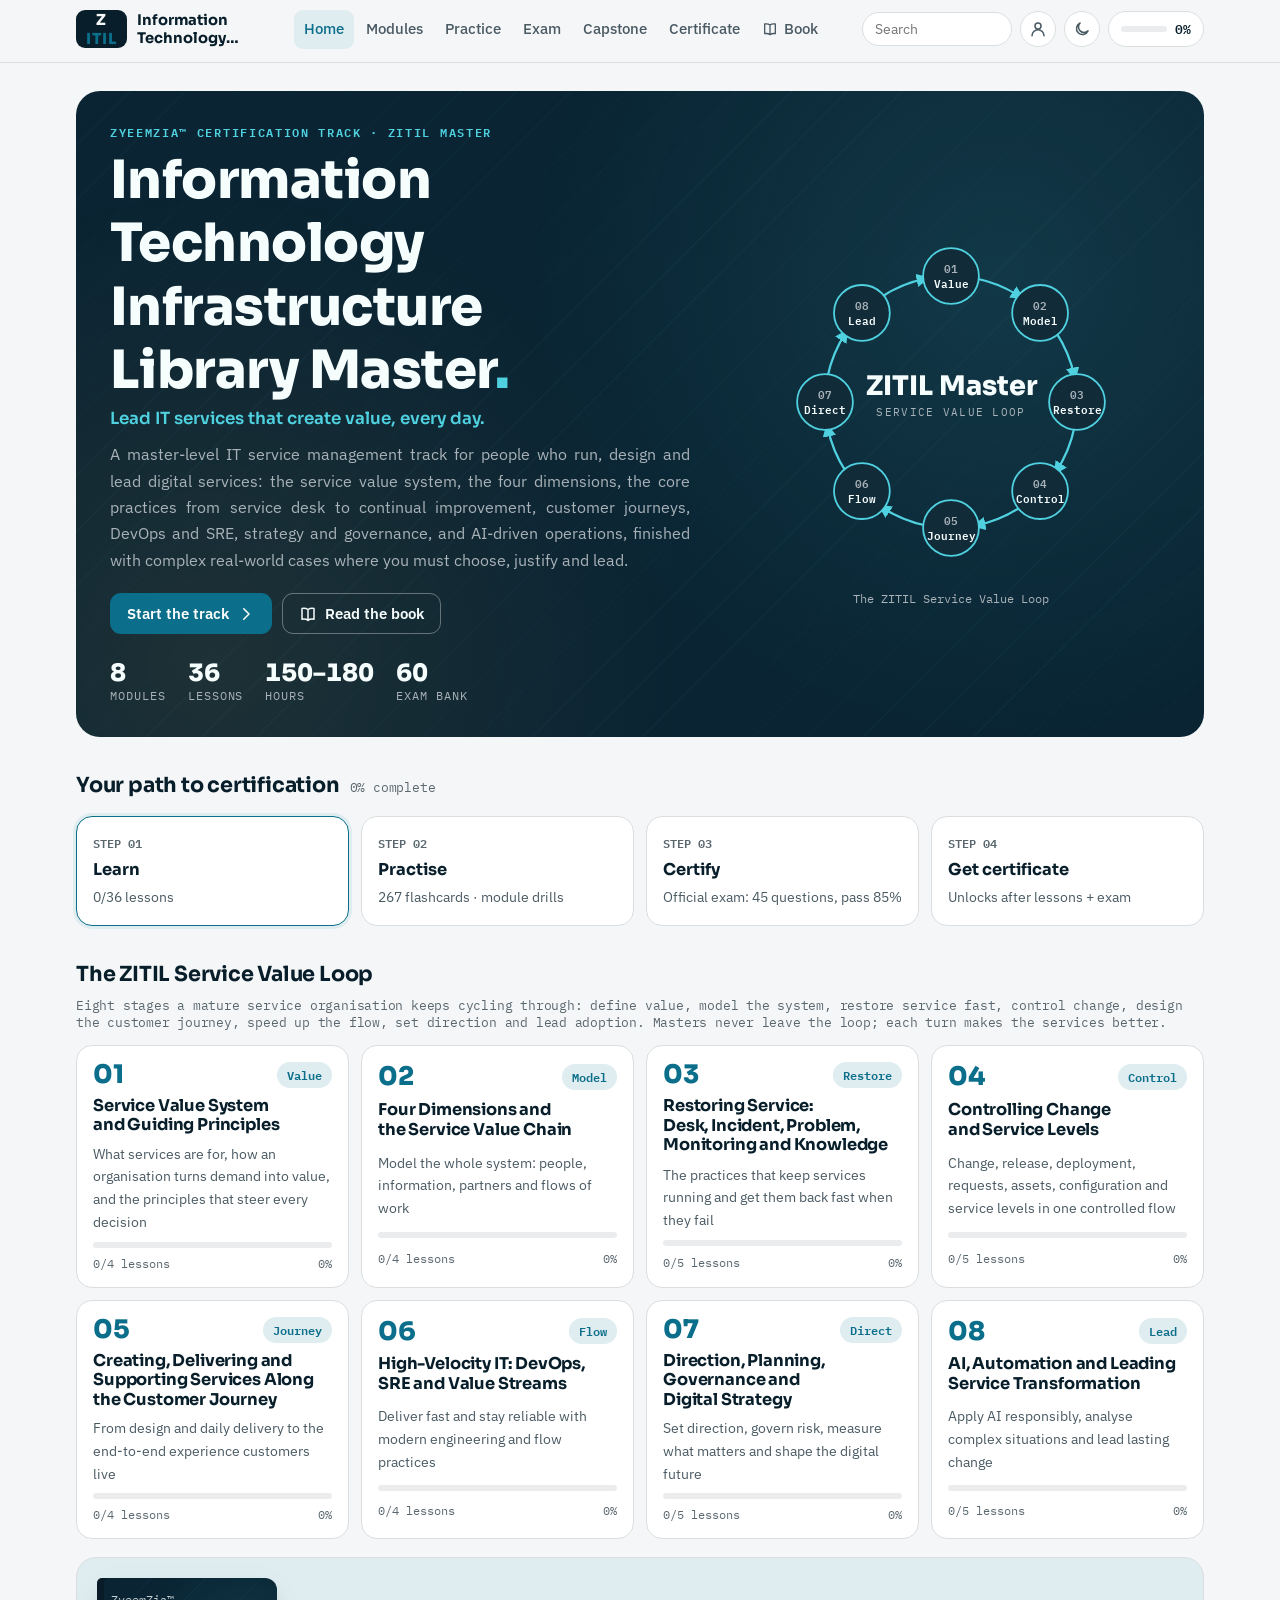
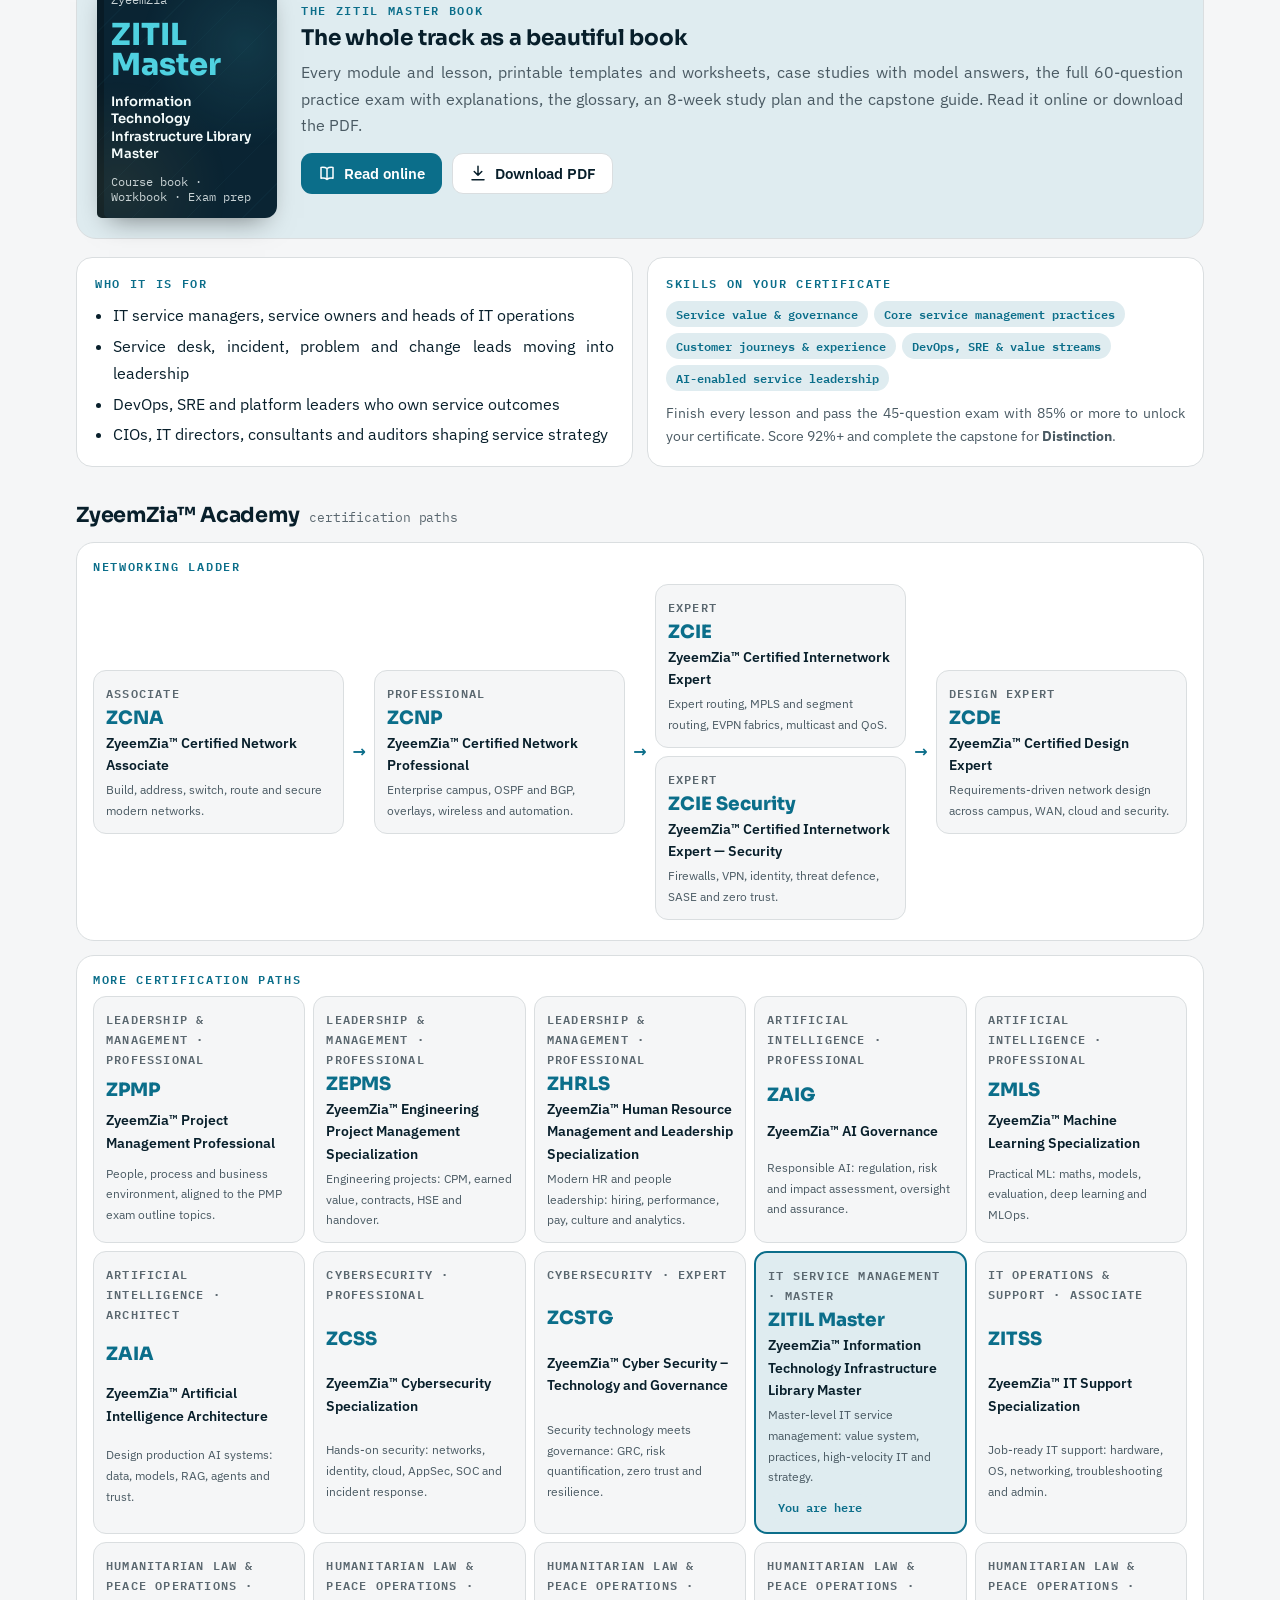
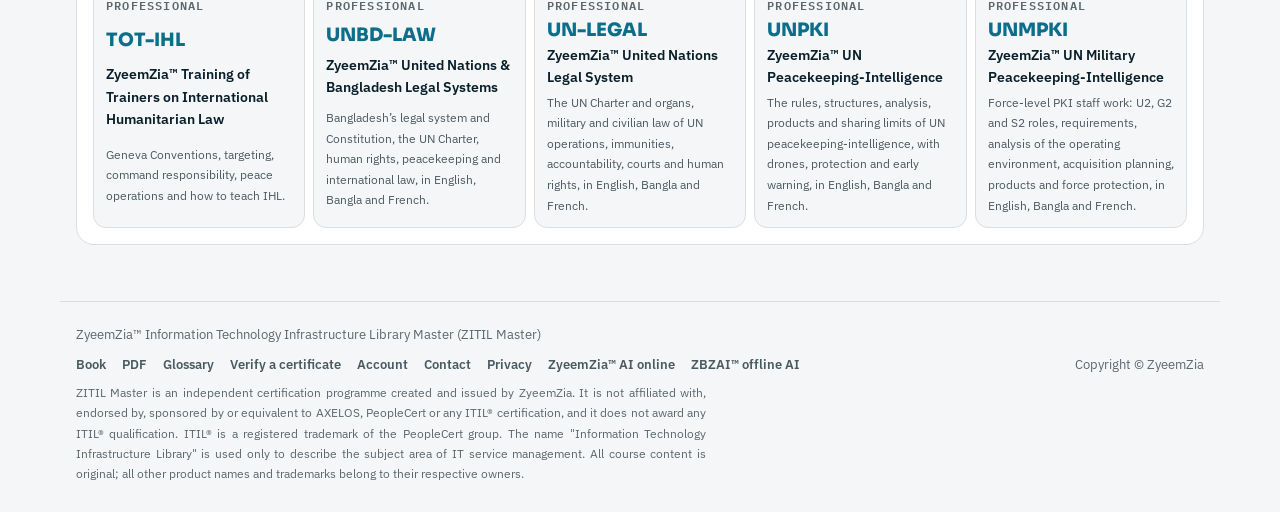
<file: index.html>
<!doctype html>
<html lang="en">
<head>
<meta charset="utf-8">
<meta name="viewport" content="width=device-width, initial-scale=1, viewport-fit=cover">
<title>ZyeemZia™ Information Technology Infrastructure Library Master (ZITIL Master)</title>
<meta name="description" content="ZyeemZia™ Information Technology Infrastructure Library Master (ZITIL Master): master-level IT service management covering the service value system, practices, high-velocity IT, strategy and AI-enabled service management. Free online course, smart book and certificate. Independent programme, not affiliated with AXELOS or PeopleCert.">
<meta name="author" content="ZyeemZia">
<meta name="theme-color" content="#0a2433">
<link rel="icon" href="favicon.svg" type="image/svg+xml">
<link rel="canonical" href="https://zitil.zyeemzia.com/">
<meta property="og:type" content="website">
<meta property="og:site_name" content="ZyeemZia™ Certification Tracks">
<meta property="og:title" content="ZyeemZia™ Information Technology Infrastructure Library Master (ZITIL Master)">
<meta property="og:description" content="ZyeemZia™ Information Technology Infrastructure Library Master (ZITIL Master): master-level IT service management covering the service value system, practices, high-velocity IT, strategy and AI-enabled service management. Free online course, smart book and certificate. Independent programme, not affiliated with AXELOS or PeopleCert.">
<meta property="og:url" content="https://zitil.zyeemzia.com/">
<meta property="og:image" content="https://zitil.zyeemzia.com/og-image.png">
<meta property="og:image:width" content="1200">
<meta property="og:image:height" content="630">
<meta name="twitter:card" content="summary_large_image">
<meta name="twitter:image" content="https://zitil.zyeemzia.com/og-image.png">
<script>try{var z=JSON.parse(localStorage.getItem("zitil.v1")||"{}").theme;if(z==="dark"||z==="light")document.documentElement.setAttribute("data-theme",z)}catch(e){}</script>
<link rel="stylesheet" href="fonts.css?v=66d4b9ed12">
<link rel="stylesheet" href="theme.css?v=4720247bf4">
<link rel="preload" href="fonts/IBMPlexSans-400-latin-a68a20.woff2" as="font" type="font/woff2" crossorigin>
<link rel="preload" href="fonts/Sora-500-latin-4fa0aa.woff2" as="font" type="font/woff2" crossorigin>
<link rel="stylesheet" href="app.css?v=2059a68e38">
</head>
<body>
<header class="topbar">
  <div class="topbar-in">
    <a class="brand" href="#home" aria-label="ZITIL Master home"><span class="brand-mark">Z<i>ITIL</i></span><span class="brand-text"><b>Information Technology Infrastructure Library Master</b><small>ZyeemZia™ Certification Track</small></span></a>
    <nav class="mainnav" id="mainnav" aria-label="Main"></nav>
    <div class="top-tools">
      <form class="search" id="searchForm" role="search"><input id="searchInput" type="search" placeholder="Search" aria-label="Search lessons and terms"></form>
      <a class="icon-btn search-icon" href="#search/" aria-label="Search"><svg viewBox="0 0 24 24" fill="none" stroke="currentColor" stroke-width="2" stroke-linecap="round" aria-hidden="true"><circle cx="11" cy="11" r="7"/><path d="M20 20l-4-4"/></svg></a>
      <a class="icon-btn" id="acctBtn" href="#account" aria-label="Sign in"></a>
      <button class="icon-btn" id="themeBtn" type="button" aria-label="Toggle dark mode"></button>
      <a class="prog-chip" id="progChip" href="#settings" aria-label="Your progress"></a>
    </div>
  </div>
  <div class="read-bar" id="readBar"></div>
</header>
<main id="view" class="view" tabindex="-1"><div class="boot" aria-label="Loading the course"><i></i><i></i><i></i></div></main>
<footer class="site-foot">
  <div class="row"><span>ZyeemZia™ Information Technology Infrastructure Library Master (ZITIL Master)</span><span style="display:flex;gap:16px;flex-wrap:wrap"><a href="book.html" target="_blank" rel="noopener">Book</a><a href="ZITIL-Master-Book.pdf" download>PDF</a><a href="#glossary">Glossary</a><a href="#verify/">Verify a certificate</a><a href="#account">Account</a><a href="#contact">Contact</a><a href="privacy.html">Privacy</a><a href="https://ai.zyeemzia.com/" target="_blank" rel="noopener">ZyeemZia™ AI online</a><a href="https://zbzai.zyeemzia.com/" target="_blank" rel="noopener">ZBZAI™ offline AI</a></span><span>Copyright © ZyeemZia</span></div>
  <p class="disc" id="disc"></p>
</footer>
<nav class="tabbar" id="tabbar" aria-label="Main mobile"></nav>
<div class="toast" id="toast" role="status" aria-live="polite" hidden></div>
<script defer src="core.js?v=756f940ff2"></script>
<script defer src="figures.js?v=d0575e00c2"></script>
<script defer src="family.js?v=e2194631f1"></script>
<script defer src="data/track.js?v=067923b1e2"></script>
<script defer src="data/m1-4.js?v=a11d14febc"></script>
<script defer src="data/m5-8.js?v=74f920bf74"></script>
<script defer src="app.js?v=317a90ee0c"></script>
<script>/* ZyeemZia house style: justified writing. Paragraphs and list text that read left-aligned are justified; centred text, headings, buttons and columns too narrow to justify cleanly stay as they are. Copyright © ZyeemZia */(function(){var S='p,li,dd,blockquote';function j(r){if(!r||!r.querySelectorAll)return;var L=r.querySelectorAll(S);for(var i=0;i<L.length;i++){var e=L[i];if(e.getAttribute('data-zj'))continue;e.setAttribute('data-zj','1');var a=getComputedStyle(e).textAlign;if(a==='start'||a==='left'||a==='-webkit-auto'){var w=e.clientWidth;if(!w||w>=280)e.style.textAlign='justify'}}}function go(){j(document);if(!window.MutationObserver)return;new MutationObserver(function(m){for(var i=0;i<m.length;i++){var N=m[i].addedNodes;for(var k=0;k<N.length;k++){var n=N[k];if(n.nodeType===1)j(n.matches&&n.matches(S)?n.parentNode:n)}}}).observe(document.body,{childList:true,subtree:true})}if(document.readyState==='loading')document.addEventListener('DOMContentLoaded',go);else go()})()</script>
</body>
</html>
</file>
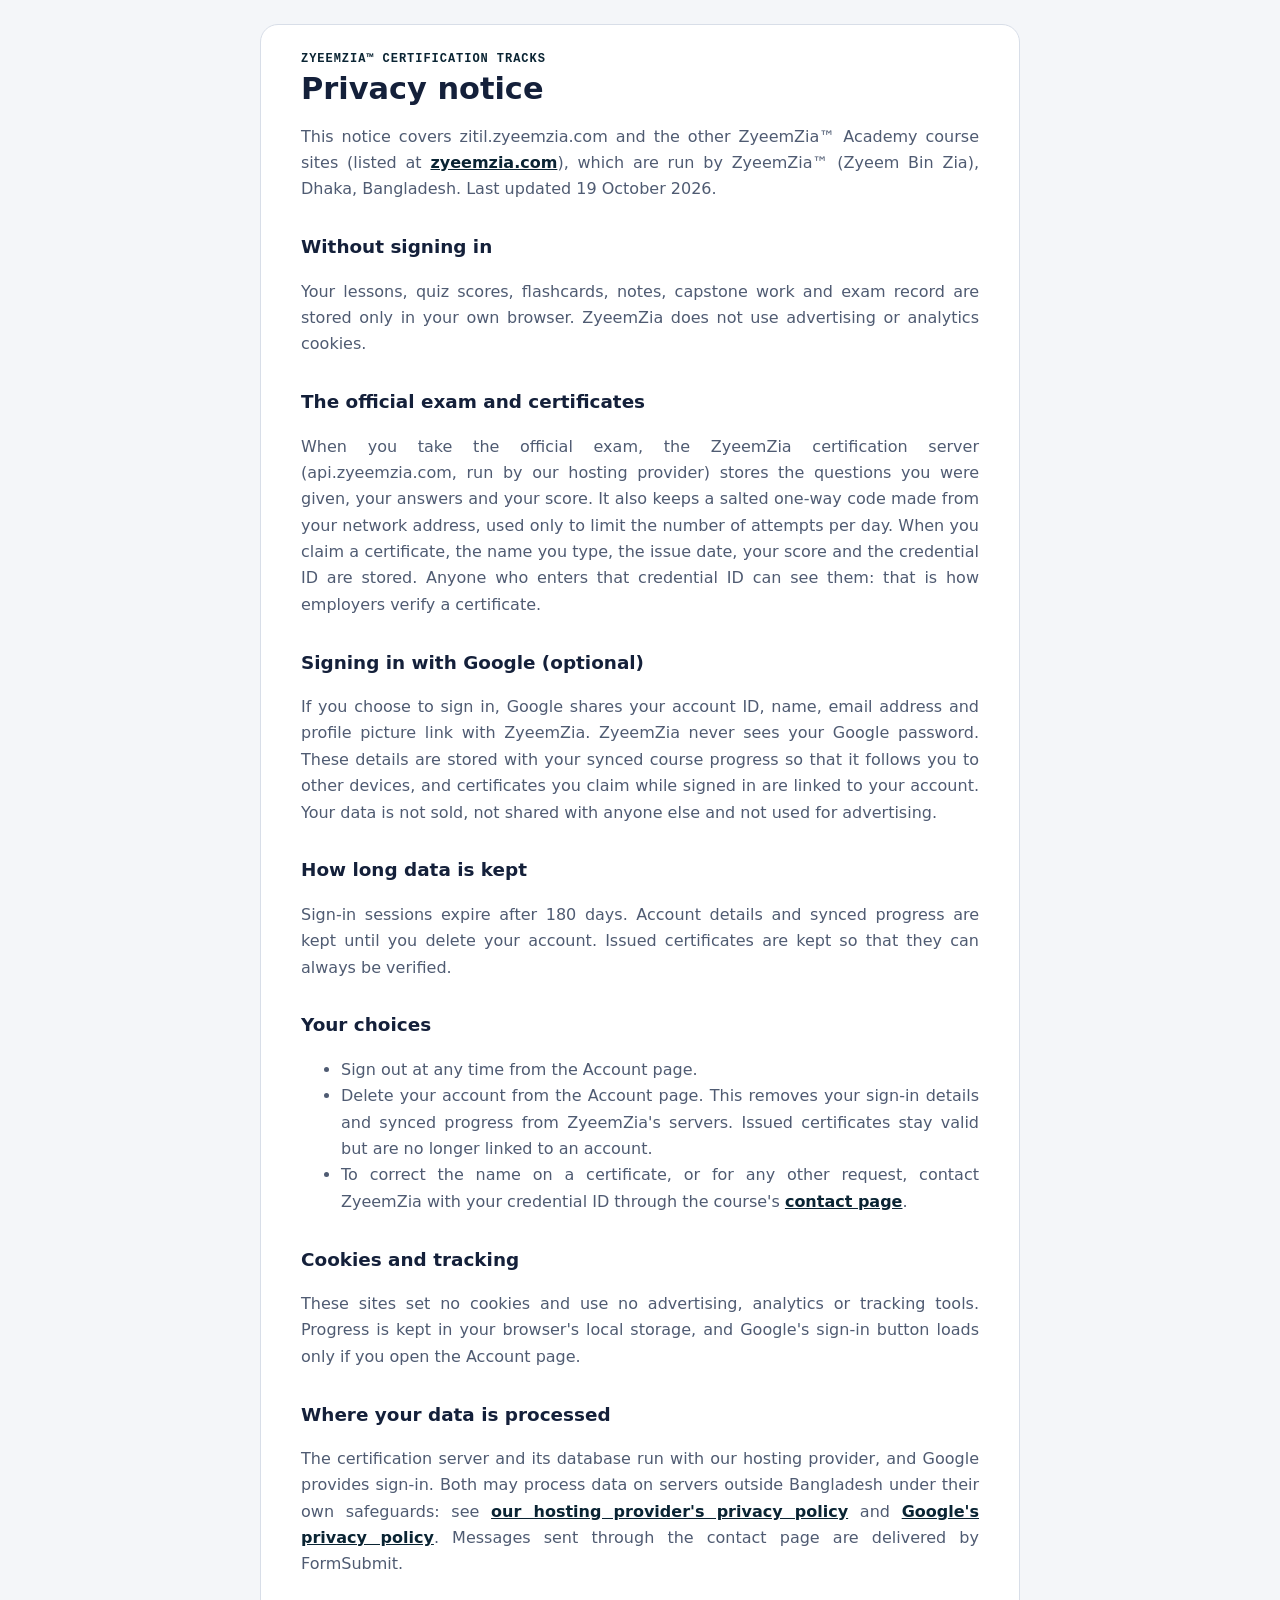
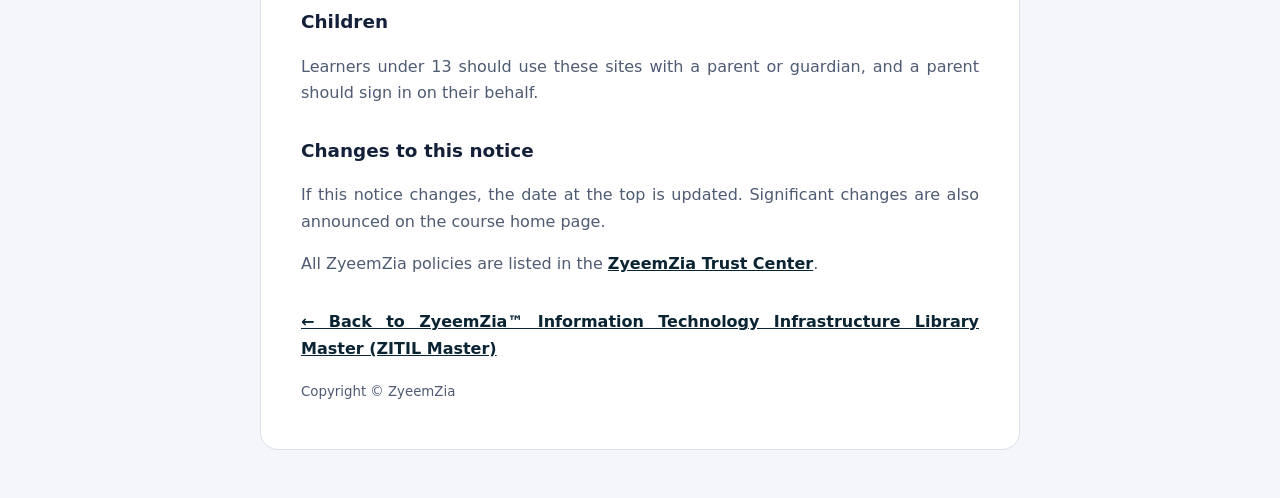
<file: privacy.html>
<!doctype html>
<html lang="en"><head><meta charset="utf-8"><meta name="viewport" content="width=device-width, initial-scale=1">
<title>Privacy notice · ZyeemZia™ ZITIL Master</title><meta name="description" content="How the ZyeemZia certification tracks handle your data."><link rel="icon" href="favicon.svg" type="image/svg+xml">
<style>:root{--bg:#f4f6f9;--card:#fff;--ink:#14203a;--mut:#4f5b72;--line:#d8dee8;--acc:#0a2433}@media (prefers-color-scheme:dark){:root{--bg:#0b1120;--card:#121a2c;--ink:#e8edf6;--mut:#a6b2c8;--line:#26324a;--acc:#4fd1e0;color-scheme:dark}}
*{box-sizing:border-box}body{margin:0;background:var(--bg);color:var(--ink);font:16px/1.65 "Segoe UI",system-ui,sans-serif;padding:24px 16px 48px}main{max-width:760px;margin:0 auto;background:var(--card);border:1px solid var(--line);border-radius:18px;padding:28px clamp(18px,5vw,40px)}
h1{font-size:1.9rem;line-height:1.2;margin:.2em 0 .4em}h2{font-size:1.15rem;margin:1.6em 0 .3em}p,li{color:var(--mut)}a{color:var(--acc);font-weight:600}.eb{font:700 .75rem/1 ui-monospace,Consolas,monospace;letter-spacing:.08em;text-transform:uppercase;color:var(--acc)}small{color:var(--mut)}</style><link rel="canonical" href="https://zitil.zyeemzia.com/privacy.html">
</head>
<body><main>
<div class="eb">ZyeemZia™ certification tracks</div>
<h1>Privacy notice</h1>
<p>This notice covers zitil.zyeemzia.com and the other ZyeemZia™ Academy course sites (listed at <a href="https://zyeemzia.com/#academy">zyeemzia.com</a>), which are run by ZyeemZia™ (Zyeem Bin Zia), Dhaka, Bangladesh. Last updated 19 October 2026.</p>
<h2>Without signing in</h2>
<p>Your lessons, quiz scores, flashcards, notes, capstone work and exam record are stored only in your own browser. ZyeemZia does not use advertising or analytics cookies.</p>
<h2>The official exam and certificates</h2>
<p>When you take the official exam, the ZyeemZia certification server (api.zyeemzia.com, run by our hosting provider) stores the questions you were given, your answers and your score. It also keeps a salted one-way code made from your network address, used only to limit the number of attempts per day. When you claim a certificate, the name you type, the issue date, your score and the credential ID are stored. Anyone who enters that credential ID can see them: that is how employers verify a certificate.</p>
<h2>Signing in with Google (optional)</h2>
<p>If you choose to sign in, Google shares your account ID, name, email address and profile picture link with ZyeemZia. ZyeemZia never sees your Google password. These details are stored with your synced course progress so that it follows you to other devices, and certificates you claim while signed in are linked to your account. Your data is not sold, not shared with anyone else and not used for advertising.</p>
<h2>How long data is kept</h2>
<p>Sign-in sessions expire after 180 days. Account details and synced progress are kept until you delete your account. Issued certificates are kept so that they can always be verified.</p>
<h2>Your choices</h2>
<ul><li>Sign out at any time from the Account page.</li><li>Delete your account from the Account page. This removes your sign-in details and synced progress from ZyeemZia's servers. Issued certificates stay valid but are no longer linked to an account.</li><li>To correct the name on a certificate, or for any other request, contact ZyeemZia with your credential ID through the course's <a href="./#contact">contact page</a>.</li></ul>
<h2>Cookies and tracking</h2>
<p>These sites set no cookies and use no advertising, analytics or tracking tools. Progress is kept in your browser's local storage, and Google's sign-in button loads only if you open the Account page.</p>
<h2>Where your data is processed</h2>
<p>The certification server and its database run with our hosting provider, and Google provides sign-in. Both may process data on servers outside Bangladesh under their own safeguards: see <a href="https://www.cloudflare.com/privacypolicy/">our hosting provider's privacy policy</a> and <a href="https://policies.google.com/privacy">Google's privacy policy</a>. Messages sent through the contact page are delivered by FormSubmit.</p>
<h2>Children</h2>
<p>Learners under 13 should use these sites with a parent or guardian, and a parent should sign in on their behalf.</p>
<h2>Changes to this notice</h2>
<p>If this notice changes, the date at the top is updated. Significant changes are also announced on the course home page.</p>
<p>All ZyeemZia policies are listed in the <a href="https://policy.zyeemzia.com/">ZyeemZia Trust Center</a>.</p>
<p style="margin-top:2em"><a href="./">← Back to ZyeemZia™ Information Technology Infrastructure Library Master (ZITIL Master)</a></p>
<p><small>Copyright © ZyeemZia</small></p>
</main><script>/* ZyeemZia house style: justified writing. Paragraphs and list text that read left-aligned are justified; centred text, headings, buttons and columns too narrow to justify cleanly stay as they are. Copyright © ZyeemZia */(function(){var S='p,li,dd,blockquote';function j(r){if(!r||!r.querySelectorAll)return;var L=r.querySelectorAll(S);for(var i=0;i<L.length;i++){var e=L[i];if(e.getAttribute('data-zj'))continue;e.setAttribute('data-zj','1');var a=getComputedStyle(e).textAlign;if(a==='start'||a==='left'||a==='-webkit-auto'){var w=e.clientWidth;if(!w||w>=280)e.style.textAlign='justify'}}}function go(){j(document);if(!window.MutationObserver)return;new MutationObserver(function(m){for(var i=0;i<m.length;i++){var N=m[i].addedNodes;for(var k=0;k<N.length;k++){var n=N[k];if(n.nodeType===1)j(n.matches&&n.matches(S)?n.parentNode:n)}}}).observe(document.body,{childList:true,subtree:true})}if(document.readyState==='loading')document.addEventListener('DOMContentLoaded',go);else go()})()</script>
</body></html>
</file>
<file: fonts.css>
/* Bundled Google Fonts (SIL Open Font License) for offline use and PDF printing */
@font-face {
  font-family: 'Archivo';
  font-style: normal;
  font-weight: 600;
  font-stretch: 100%;
  font-display: swap;
  src: url(fonts/Archivo-600-latin-ext-20ba07.woff2) format('woff2');
  unicode-range: U+0100-02BA, U+02BD-02C5, U+02C7-02CC, U+02CE-02D7, U+02DD-02FF, U+0304, U+0308, U+0329, U+1D00-1DBF, U+1E00-1E9F, U+1EF2-1EFF, U+2020, U+20A0-20AB, U+20AD-20C4, U+2113, U+2C60-2C7F, U+A720-A7FF;
}
@font-face {
  font-family: 'Archivo';
  font-style: normal;
  font-weight: 600;
  font-stretch: 100%;
  font-display: swap;
  src: url(fonts/Archivo-600-latin-79dc5e.woff2) format('woff2');
  unicode-range: U+0000-00FF, U+0131, U+0152-0153, U+02BB-02BC, U+02C6, U+02DA, U+02DC, U+0304, U+0308, U+0329, U+2000-206F, U+20AC, U+2122, U+2191, U+2193, U+2212, U+2215, U+FEFF, U+FFFD;
}
@font-face {
  font-family: 'Archivo';
  font-style: normal;
  font-weight: 700;
  font-stretch: 100%;
  font-display: swap;
  src: url(fonts/Archivo-600-latin-ext-20ba07.woff2) format('woff2');
  unicode-range: U+0100-02BA, U+02BD-02C5, U+02C7-02CC, U+02CE-02D7, U+02DD-02FF, U+0304, U+0308, U+0329, U+1D00-1DBF, U+1E00-1E9F, U+1EF2-1EFF, U+2020, U+20A0-20AB, U+20AD-20C4, U+2113, U+2C60-2C7F, U+A720-A7FF;
}
@font-face {
  font-family: 'Archivo';
  font-style: normal;
  font-weight: 700;
  font-stretch: 100%;
  font-display: swap;
  src: url(fonts/Archivo-600-latin-79dc5e.woff2) format('woff2');
  unicode-range: U+0000-00FF, U+0131, U+0152-0153, U+02BB-02BC, U+02C6, U+02DA, U+02DC, U+0304, U+0308, U+0329, U+2000-206F, U+20AC, U+2122, U+2191, U+2193, U+2212, U+2215, U+FEFF, U+FFFD;
}
@font-face {
  font-family: 'Archivo';
  font-style: normal;
  font-weight: 800;
  font-stretch: 100%;
  font-display: swap;
  src: url(fonts/Archivo-600-latin-ext-20ba07.woff2) format('woff2');
  unicode-range: U+0100-02BA, U+02BD-02C5, U+02C7-02CC, U+02CE-02D7, U+02DD-02FF, U+0304, U+0308, U+0329, U+1D00-1DBF, U+1E00-1E9F, U+1EF2-1EFF, U+2020, U+20A0-20AB, U+20AD-20C4, U+2113, U+2C60-2C7F, U+A720-A7FF;
}
@font-face {
  font-family: 'Archivo';
  font-style: normal;
  font-weight: 800;
  font-stretch: 100%;
  font-display: swap;
  src: url(fonts/Archivo-600-latin-79dc5e.woff2) format('woff2');
  unicode-range: U+0000-00FF, U+0131, U+0152-0153, U+02BB-02BC, U+02C6, U+02DA, U+02DC, U+0304, U+0308, U+0329, U+2000-206F, U+20AC, U+2122, U+2191, U+2193, U+2212, U+2215, U+FEFF, U+FFFD;
}
@font-face {
  font-family: 'IBM Plex Mono';
  font-style: normal;
  font-weight: 400;
  font-display: swap;
  src: url(fonts/IBMPlexMono-400-latin-ext-7f25d9.woff2) format('woff2');
  unicode-range: U+0100-02BA, U+02BD-02C5, U+02C7-02CC, U+02CE-02D7, U+02DD-02FF, U+0304, U+0308, U+0329, U+1D00-1DBF, U+1E00-1E9F, U+1EF2-1EFF, U+2020, U+20A0-20AB, U+20AD-20C4, U+2113, U+2C60-2C7F, U+A720-A7FF;
}
@font-face {
  font-family: 'IBM Plex Mono';
  font-style: normal;
  font-weight: 400;
  font-display: swap;
  src: url(fonts/IBMPlexMono-400-latin-d196e8.woff2) format('woff2');
  unicode-range: U+0000-00FF, U+0131, U+0152-0153, U+02BB-02BC, U+02C6, U+02DA, U+02DC, U+0304, U+0308, U+0329, U+2000-206F, U+20AC, U+2122, U+2191, U+2193, U+2212, U+2215, U+FEFF, U+FFFD;
}
@font-face {
  font-family: 'IBM Plex Mono';
  font-style: normal;
  font-weight: 600;
  font-display: swap;
  src: url(fonts/IBMPlexMono-600-latin-ext-bf8910.woff2) format('woff2');
  unicode-range: U+0100-02BA, U+02BD-02C5, U+02C7-02CC, U+02CE-02D7, U+02DD-02FF, U+0304, U+0308, U+0329, U+1D00-1DBF, U+1E00-1E9F, U+1EF2-1EFF, U+2020, U+20A0-20AB, U+20AD-20C4, U+2113, U+2C60-2C7F, U+A720-A7FF;
}
@font-face {
  font-family: 'IBM Plex Mono';
  font-style: normal;
  font-weight: 600;
  font-display: swap;
  src: url(fonts/IBMPlexMono-600-latin-9b8270.woff2) format('woff2');
  unicode-range: U+0000-00FF, U+0131, U+0152-0153, U+02BB-02BC, U+02C6, U+02DA, U+02DC, U+0304, U+0308, U+0329, U+2000-206F, U+20AC, U+2122, U+2191, U+2193, U+2212, U+2215, U+FEFF, U+FFFD;
}
@font-face {
  font-family: 'IBM Plex Sans';
  font-style: italic;
  font-weight: 400;
  font-stretch: 100%;
  font-display: swap;
  src: url(fonts/IBMPlexSans-400i-latin-ext-77f5d9.woff2) format('woff2');
  unicode-range: U+0100-02BA, U+02BD-02C5, U+02C7-02CC, U+02CE-02D7, U+02DD-02FF, U+0304, U+0308, U+0329, U+1D00-1DBF, U+1E00-1E9F, U+1EF2-1EFF, U+2020, U+20A0-20AB, U+20AD-20C4, U+2113, U+2C60-2C7F, U+A720-A7FF;
}
@font-face {
  font-family: 'IBM Plex Sans';
  font-style: italic;
  font-weight: 400;
  font-stretch: 100%;
  font-display: swap;
  src: url(fonts/IBMPlexSans-400i-latin-46a3d9.woff2) format('woff2');
  unicode-range: U+0000-00FF, U+0131, U+0152-0153, U+02BB-02BC, U+02C6, U+02DA, U+02DC, U+0304, U+0308, U+0329, U+2000-206F, U+20AC, U+2122, U+2191, U+2193, U+2212, U+2215, U+FEFF, U+FFFD;
}
@font-face {
  font-family: 'IBM Plex Sans';
  font-style: normal;
  font-weight: 400;
  font-stretch: 100%;
  font-display: swap;
  src: url(fonts/IBMPlexSans-400-latin-ext-71c30c.woff2) format('woff2');
  unicode-range: U+0100-02BA, U+02BD-02C5, U+02C7-02CC, U+02CE-02D7, U+02DD-02FF, U+0304, U+0308, U+0329, U+1D00-1DBF, U+1E00-1E9F, U+1EF2-1EFF, U+2020, U+20A0-20AB, U+20AD-20C4, U+2113, U+2C60-2C7F, U+A720-A7FF;
}
@font-face {
  font-family: 'IBM Plex Sans';
  font-style: normal;
  font-weight: 400;
  font-stretch: 100%;
  font-display: swap;
  src: url(fonts/IBMPlexSans-400-latin-a68a20.woff2) format('woff2');
  unicode-range: U+0000-00FF, U+0131, U+0152-0153, U+02BB-02BC, U+02C6, U+02DA, U+02DC, U+0304, U+0308, U+0329, U+2000-206F, U+20AC, U+2122, U+2191, U+2193, U+2212, U+2215, U+FEFF, U+FFFD;
}
@font-face {
  font-family: 'IBM Plex Sans';
  font-style: normal;
  font-weight: 500;
  font-stretch: 100%;
  font-display: swap;
  src: url(fonts/IBMPlexSans-400-latin-ext-71c30c.woff2) format('woff2');
  unicode-range: U+0100-02BA, U+02BD-02C5, U+02C7-02CC, U+02CE-02D7, U+02DD-02FF, U+0304, U+0308, U+0329, U+1D00-1DBF, U+1E00-1E9F, U+1EF2-1EFF, U+2020, U+20A0-20AB, U+20AD-20C4, U+2113, U+2C60-2C7F, U+A720-A7FF;
}
@font-face {
  font-family: 'IBM Plex Sans';
  font-style: normal;
  font-weight: 500;
  font-stretch: 100%;
  font-display: swap;
  src: url(fonts/IBMPlexSans-400-latin-a68a20.woff2) format('woff2');
  unicode-range: U+0000-00FF, U+0131, U+0152-0153, U+02BB-02BC, U+02C6, U+02DA, U+02DC, U+0304, U+0308, U+0329, U+2000-206F, U+20AC, U+2122, U+2191, U+2193, U+2212, U+2215, U+FEFF, U+FFFD;
}
@font-face {
  font-family: 'IBM Plex Sans';
  font-style: normal;
  font-weight: 600;
  font-stretch: 100%;
  font-display: swap;
  src: url(fonts/IBMPlexSans-400-latin-ext-71c30c.woff2) format('woff2');
  unicode-range: U+0100-02BA, U+02BD-02C5, U+02C7-02CC, U+02CE-02D7, U+02DD-02FF, U+0304, U+0308, U+0329, U+1D00-1DBF, U+1E00-1E9F, U+1EF2-1EFF, U+2020, U+20A0-20AB, U+20AD-20C4, U+2113, U+2C60-2C7F, U+A720-A7FF;
}
@font-face {
  font-family: 'IBM Plex Sans';
  font-style: normal;
  font-weight: 600;
  font-stretch: 100%;
  font-display: swap;
  src: url(fonts/IBMPlexSans-400-latin-a68a20.woff2) format('woff2');
  unicode-range: U+0000-00FF, U+0131, U+0152-0153, U+02BB-02BC, U+02C6, U+02DA, U+02DC, U+0304, U+0308, U+0329, U+2000-206F, U+20AC, U+2122, U+2191, U+2193, U+2212, U+2215, U+FEFF, U+FFFD;
}
@font-face {
  font-family: 'IBM Plex Sans';
  font-style: normal;
  font-weight: 700;
  font-stretch: 100%;
  font-display: swap;
  src: url(fonts/IBMPlexSans-400-latin-ext-71c30c.woff2) format('woff2');
  unicode-range: U+0100-02BA, U+02BD-02C5, U+02C7-02CC, U+02CE-02D7, U+02DD-02FF, U+0304, U+0308, U+0329, U+1D00-1DBF, U+1E00-1E9F, U+1EF2-1EFF, U+2020, U+20A0-20AB, U+20AD-20C4, U+2113, U+2C60-2C7F, U+A720-A7FF;
}
@font-face {
  font-family: 'IBM Plex Sans';
  font-style: normal;
  font-weight: 700;
  font-stretch: 100%;
  font-display: swap;
  src: url(fonts/IBMPlexSans-400-latin-a68a20.woff2) format('woff2');
  unicode-range: U+0000-00FF, U+0131, U+0152-0153, U+02BB-02BC, U+02C6, U+02DA, U+02DC, U+0304, U+0308, U+0329, U+2000-206F, U+20AC, U+2122, U+2191, U+2193, U+2212, U+2215, U+FEFF, U+FFFD;
}
@font-face {
  font-family: 'Sora';
  font-style: normal;
  font-weight: 500;
  font-display: swap;
  src: url(fonts/Sora-500-latin-ext-f9e5e3.woff2) format('woff2');
  unicode-range: U+0100-02BA, U+02BD-02C5, U+02C7-02CC, U+02CE-02D7, U+02DD-02FF, U+0304, U+0308, U+0329, U+1D00-1DBF, U+1E00-1E9F, U+1EF2-1EFF, U+2020, U+20A0-20AB, U+20AD-20C4, U+2113, U+2C60-2C7F, U+A720-A7FF;
}
@font-face {
  font-family: 'Sora';
  font-style: normal;
  font-weight: 500;
  font-display: swap;
  src: url(fonts/Sora-500-latin-4fa0aa.woff2) format('woff2');
  unicode-range: U+0000-00FF, U+0131, U+0152-0153, U+02BB-02BC, U+02C6, U+02DA, U+02DC, U+0304, U+0308, U+0329, U+2000-206F, U+20AC, U+2122, U+2191, U+2193, U+2212, U+2215, U+FEFF, U+FFFD;
}
@font-face {
  font-family: 'Sora';
  font-style: normal;
  font-weight: 600;
  font-display: swap;
  src: url(fonts/Sora-500-latin-ext-f9e5e3.woff2) format('woff2');
  unicode-range: U+0100-02BA, U+02BD-02C5, U+02C7-02CC, U+02CE-02D7, U+02DD-02FF, U+0304, U+0308, U+0329, U+1D00-1DBF, U+1E00-1E9F, U+1EF2-1EFF, U+2020, U+20A0-20AB, U+20AD-20C4, U+2113, U+2C60-2C7F, U+A720-A7FF;
}
@font-face {
  font-family: 'Sora';
  font-style: normal;
  font-weight: 600;
  font-display: swap;
  src: url(fonts/Sora-500-latin-4fa0aa.woff2) format('woff2');
  unicode-range: U+0000-00FF, U+0131, U+0152-0153, U+02BB-02BC, U+02C6, U+02DA, U+02DC, U+0304, U+0308, U+0329, U+2000-206F, U+20AC, U+2122, U+2191, U+2193, U+2212, U+2215, U+FEFF, U+FFFD;
}
@font-face {
  font-family: 'Sora';
  font-style: normal;
  font-weight: 700;
  font-display: swap;
  src: url(fonts/Sora-500-latin-ext-f9e5e3.woff2) format('woff2');
  unicode-range: U+0100-02BA, U+02BD-02C5, U+02C7-02CC, U+02CE-02D7, U+02DD-02FF, U+0304, U+0308, U+0329, U+1D00-1DBF, U+1E00-1E9F, U+1EF2-1EFF, U+2020, U+20A0-20AB, U+20AD-20C4, U+2113, U+2C60-2C7F, U+A720-A7FF;
}
@font-face {
  font-family: 'Sora';
  font-style: normal;
  font-weight: 700;
  font-display: swap;
  src: url(fonts/Sora-500-latin-4fa0aa.woff2) format('woff2');
  unicode-range: U+0000-00FF, U+0131, U+0152-0153, U+02BB-02BC, U+02C6, U+02DA, U+02DC, U+0304, U+0308, U+0329, U+2000-206F, U+20AC, U+2122, U+2191, U+2193, U+2212, U+2215, U+FEFF, U+FFFD;
}
@font-face {
  font-family: 'Sora';
  font-style: normal;
  font-weight: 800;
  font-display: swap;
  src: url(fonts/Sora-500-latin-ext-f9e5e3.woff2) format('woff2');
  unicode-range: U+0100-02BA, U+02BD-02C5, U+02C7-02CC, U+02CE-02D7, U+02DD-02FF, U+0304, U+0308, U+0329, U+1D00-1DBF, U+1E00-1E9F, U+1EF2-1EFF, U+2020, U+20A0-20AB, U+20AD-20C4, U+2113, U+2C60-2C7F, U+A720-A7FF;
}
@font-face {
  font-family: 'Sora';
  font-style: normal;
  font-weight: 800;
  font-display: swap;
  src: url(fonts/Sora-500-latin-4fa0aa.woff2) format('woff2');
  unicode-range: U+0000-00FF, U+0131, U+0152-0153, U+02BB-02BC, U+02C6, U+02DA, U+02DC, U+0304, U+0308, U+0329, U+2000-206F, U+20AC, U+2122, U+2191, U+2193, U+2212, U+2215, U+FEFF, U+FFFD;
}
</file>
<file: theme.css>
/* ZITILM — "service value loop": deep sea blue, signal cyan and amber; orbit motif. */
:root {
  --bg: #f5f6f7; --surface: #ffffff; --surface-2: #eaecee; --ink: #081f2b; --ink-2: #4a5a63; --ink-3: #5a676f; --line: #dadee0;
  --accent: #0b6e8a; --accent-ink: #ffffff; --accent-soft: #dfecf0; --accent-2: #8a5a00; --accent-2-soft: #efe8db;
  --good: #1d7a4b; --good-soft: #dcf1e4; --bad: #b42a2a; --bad-soft: #f9e2e0; --warn: #b77800; --warn-soft: #fbefd3; --on-status: #ffffff;
  --hero-bg: #0a2433; --hero-ink: #f6fdfd; --hero-ink-2: #a9b2b8; --hero-accent: #4fd1e0;
  --motif: radial-gradient(circle at 82% 28%, rgba(79,209,224,0.24), transparent 46%), radial-gradient(circle at 12% 88%, rgba(255,200,87,0.16), transparent 42%), repeating-linear-gradient(135deg, transparent 0 38px, rgba(79,209,224,0.07) 38px 39px);
  --sg-line: #3b505c; --sg-accent: #4fd1e0; --sg-accent-2: #ffc857; --sg-node: #112b39; --sg-ink: #f6fdfd; --sg-ink-2: #a9b2b8;
  --f-display: "Sora", "IBM Plex Sans", "Segoe UI", sans-serif; --f-body: "IBM Plex Sans", "Segoe UI", system-ui, sans-serif; --f-mono: "IBM Plex Mono", Consolas, monospace;
  --radius: 16px;
}
@media (prefers-color-scheme: dark) {
  :root:not([data-theme="light"]) {
  --bg: #06141c; --surface: #081d29; --surface-2: #162f3d; --ink: #f4fcfd; --ink-2: #b1b9be; --ink-3: #8f9aa1; --line: #273e4b;
  --accent: #4fd1e0; --accent-ink: #06141c; --accent-soft: #153a43; --accent-2: #ffc857; --accent-2-soft: #2e3125;
  --good: #5bd39a; --good-soft: #10301f; --bad: #ff7a7a; --bad-soft: #3a1616; --warn: #f2b84c; --warn-soft: #3a2c10; --on-status: #06141c;
  color-scheme: dark;
  }
}
:root[data-theme="dark"] {
  --bg: #06141c; --surface: #081d29; --surface-2: #162f3d; --ink: #f4fcfd; --ink-2: #b1b9be; --ink-3: #8f9aa1; --line: #273e4b;
  --accent: #4fd1e0; --accent-ink: #06141c; --accent-soft: #153a43; --accent-2: #ffc857; --accent-2-soft: #2e3125;
  --good: #5bd39a; --good-soft: #10301f; --bad: #ff7a7a; --bad-soft: #3a1616; --warn: #f2b84c; --warn-soft: #3a2c10; --on-status: #06141c;
  color-scheme: dark;
}
</file>
<file: app.css>
/* ZyeemZia certification engine — site styles. Colours and faces come from theme.css (per track). */
/* Form controls use the page font; browsers otherwise fall back to Arial. */
button, input, select, textarea { font-family: inherit; }
/* Small print never drops below 12px on screen. */
small { font-size: max(12px, .85em); }
* { box-sizing: border-box; }
[hidden] { display: none !important; }
html { -webkit-text-size-adjust: 100%; }
body { margin: 0; background: var(--bg); color: var(--ink); font: 16px/1.65 var(--f-body); }
a { color: var(--accent); }
button { font: inherit; color: inherit; }
:focus-visible { outline: 3px solid var(--accent-2); outline-offset: 2px; border-radius: 6px; }
h1, h2, h3, h4 { margin: 0; line-height: 1.2; text-wrap: balance; font-family: var(--f-display); letter-spacing: -.01em; }
p { margin: 0; }
code { font: .9em var(--f-mono); background: var(--surface-2); padding: 1px 6px; border-radius: 5px; }
.muted { color: var(--ink-2); }
.eyebrow { font: 600 max(12px, .75rem)/1.2 var(--f-mono); letter-spacing: .14em; text-transform: uppercase; color: var(--accent); }

/* ---------- chrome ---------- */
.topbar { position: sticky; top: 0; padding-top: env(safe-area-inset-top, 0px); z-index: 30; background: color-mix(in srgb, var(--bg) 88%, transparent); backdrop-filter: blur(10px) saturate(1.3); -webkit-backdrop-filter: blur(10px) saturate(1.3); border-bottom: 1px solid var(--line); }
.topbar-in { max-width: 1160px; margin: 0 auto; display: flex; align-items: center; gap: 16px; padding-block: 10px; padding-left: max(16px, env(safe-area-inset-left, 0px)); padding-right: max(16px, env(safe-area-inset-right, 0px)); }
.brand { display: flex; align-items: center; gap: 10px; text-decoration: none; color: var(--ink); flex-shrink: 0; }
.brand-mark { height: 38px; padding: 0 10px; display: grid; place-items: center; background: var(--ink); color: var(--bg); font: 800 .95rem var(--f-display); letter-spacing: .04em; border-radius: 9px; }
.brand-mark i { font-style: normal; color: var(--accent); }
.brand-text { display: flex; flex-direction: column; line-height: 1.15; }
.brand-text b { font: 700 .92rem var(--f-display); }
.brand-text small { font: 500 max(12px, .75rem) var(--f-mono); color: var(--ink-2); letter-spacing: .04em; }
.mainnav { display: flex; gap: 2px; margin-left: 8px; }
.mainnav a { text-decoration: none; color: var(--ink-2); padding: 7px 10px; border-radius: 9px; font-weight: 500; font-size: .93rem; white-space: nowrap; display: inline-flex; gap: 6px; align-items: center; }
.mainnav a:hover { background: var(--surface-2); color: var(--ink); }
.mainnav a[aria-current="page"] { color: var(--accent); background: var(--accent-soft); }
.mainnav svg { width: 16px; height: 16px; }
.top-tools { margin-left: auto; display: flex; gap: 8px; align-items: center; }
.icon-btn { width: 36px; height: 36px; border-radius: 50%; border: 1px solid var(--line); background: var(--surface); display: grid; place-items: center; cursor: pointer; color: var(--ink-2); }
.icon-btn svg, .btn svg, .tabbar svg { width: 18px; height: 18px; }
.prog-chip { display: inline-flex; align-items: center; gap: 8px; text-decoration: none; color: var(--ink); font: 600 .82rem var(--f-mono); background: var(--surface); border: 1px solid var(--line); padding: 6px 12px; border-radius: 999px; font-variant-numeric: tabular-nums; white-space: nowrap; }
.prog-chip i { width: 46px; height: 6px; border-radius: 9px; background: var(--surface-2); overflow: hidden; display: inline-block; }
.prog-chip i b { display: block; height: 100%; background: var(--accent); }
.read-bar { height: 3px; width: 100%; background: var(--accent); transform: scaleX(0); transform-origin: 0 50%; transition: transform .15s; }
.tabbar { display: none; }
.view { max-width: 1160px; margin: 0 auto; outline: none; padding-block: 28px 56px; padding-left: max(16px, env(safe-area-inset-left, 0px)); padding-right: max(16px, env(safe-area-inset-right, 0px)); }
.site-foot { max-width: 1160px; margin: 0 auto; padding-block: 22px 28px; padding-left: max(16px, env(safe-area-inset-left, 0px)); padding-right: max(16px, env(safe-area-inset-right, 0px)); border-top: 1px solid var(--line); color: var(--ink-3); font-size: .82rem; display: grid; gap: 8px; }
.site-foot .row { display: flex; gap: 8px 18px; flex-wrap: wrap; justify-content: space-between; }
.site-foot a { color: var(--ink-2); text-decoration: none; font-weight: 600; }
.site-foot .disc { font-size: max(12px, .76rem); max-width: 90ch; }

/* ---------- common ---------- */
.btn { display: inline-flex; align-items: center; justify-content: center; gap: 8px; border: 1px solid var(--line); background: var(--surface); color: var(--ink); padding: 10px 16px; border-radius: 11px; cursor: pointer; font-weight: 600; text-decoration: none; font-size: .95rem; line-height: 1.25; }
.btn:hover { border-color: var(--ink-3); }
.btn-primary { background: var(--accent); color: var(--accent-ink); border-color: transparent; }
.btn-primary:hover { filter: brightness(1.07); border-color: transparent; }
.btn-dark { background: var(--ink); color: var(--bg); border-color: transparent; }
.btn-ghost { background: none; border-color: transparent; color: var(--ink-2); }
.btn-sm { padding: 6px 11px; font-size: .85rem; border-radius: 9px; }
.btn[disabled] { opacity: .45; cursor: not-allowed; }
.chip { display: inline-flex; align-items: center; gap: 5px; padding: 3px 10px; border-radius: 999px; font: 600 max(12px, .76rem) var(--f-mono); background: var(--surface-2); color: var(--ink-2); white-space: nowrap; }
.chip.ok { background: var(--good-soft); color: var(--good); }
.chip.acc { background: var(--accent-soft); color: var(--accent); }
.chips { display: flex; flex-wrap: wrap; gap: 6px; }
.card { background: var(--surface); border: 1px solid var(--line); border-radius: var(--radius); }
.page-head { display: grid; gap: 6px; margin-bottom: 22px; }
.page-title { font-size: clamp(1.7rem, 3.4vw, 2.4rem); }
.section-title { font-size: 1.3rem; margin: 36px 0 14px; display: flex; align-items: baseline; gap: 10px; flex-wrap: wrap; }
.section-title small { font: 500 .8rem var(--f-mono); color: var(--ink-3); }
.bar { height: 6px; border-radius: 9px; background: var(--surface-2); overflow: hidden; }
.bar > i { display: block; height: 100%; background: var(--accent); }
.empty { text-align: center; padding: 48px 20px; color: var(--ink-2); border: 1px dashed var(--line); border-radius: 18px; }

/* ---------- home ---------- */
.hero { position: relative; overflow: hidden; display: grid; grid-template-columns: minmax(0, 1.15fr) minmax(0, .85fr); gap: 28px; align-items: center; padding: 34px; border-radius: 24px; background: var(--hero-bg); color: var(--hero-ink); }
.hero .motif { position: absolute; inset: 0; pointer-events: none; opacity: .5; background: var(--motif); }
.hero > *:not(.motif) { position: relative; min-width: 0; }
.hero .eyebrow { color: var(--hero-accent); }
.hero h1 { font-size: clamp(2rem, 4.6vw, 3.3rem); font-weight: 800; margin: 10px 0 6px; color: var(--hero-ink); }
.hero h1 span { color: var(--hero-accent); }
.hero .tag { font: 600 1.05rem var(--f-display); color: var(--hero-accent); }
.hero .lead { color: var(--hero-ink-2); max-width: 58ch; margin-top: 12px; }
.hero-actions { display: flex; gap: 10px; flex-wrap: wrap; margin-top: 20px; }
.hero .btn:not(.btn-primary) { background: transparent; color: var(--hero-ink); border-color: color-mix(in srgb, var(--hero-ink) 35%, transparent); }
.hero-stats { display: flex; gap: 22px; flex-wrap: wrap; margin-top: 24px; }
.hero-stats div { display: grid; }
.hero-stats b { font: 800 1.5rem var(--f-display); color: var(--hero-ink); font-variant-numeric: tabular-nums; }
.hero-stats span { font: 500 max(12px, .75rem) var(--f-mono); color: var(--hero-ink-2); text-transform: uppercase; letter-spacing: .08em; }
.hero-sig { display: grid; justify-items: center; gap: 8px; }
.hero-sig .sg { width: 100%; max-width: 360px; height: auto; }
.hero-sig figcaption { font: 500 max(12px, .78rem) var(--f-mono); color: var(--hero-ink-2); text-align: center; }

.path { display: grid; grid-template-columns: repeat(4, minmax(0, 1fr)); gap: 12px; margin-top: 18px; }
.path-step { padding: 16px; border-radius: 16px; background: var(--surface); border: 1px solid var(--line); display: grid; gap: 6px; position: relative; }
.path-step .n { font: 700 max(12px, .75rem) var(--f-mono); color: var(--ink-3); }
.path-step b { font: 700 1.02rem var(--f-display); }
.path-step small { color: var(--ink-2); font-size: .85rem; }
.path-step.done { border-color: var(--good); }
.path-step.done .n { color: var(--good); }
.path-step.now { border-color: var(--accent); box-shadow: 0 0 0 3px var(--accent-soft); }

.mod-grid { display: grid; grid-template-columns: repeat(4, minmax(0, 1fr)); gap: 12px; }
.mod-card { display: grid; gap: 8px; padding: 16px; border-radius: 16px; background: var(--surface); border: 1px solid var(--line); text-decoration: none; color: var(--ink); transition: transform .15s, border-color .15s; min-width: 0; }
.mod-card:hover { transform: translateY(-2px); border-color: var(--accent); }
.mod-top { display: flex; justify-content: space-between; align-items: center; }
.mod-num { font: 800 1.6rem/1 var(--f-display); color: var(--accent); }
.mod-card h3 { font-size: 1.02rem; }
.mod-card p { font-size: .86rem; color: var(--ink-2); }
.mod-card .meta { display: flex; justify-content: space-between; font: 500 max(12px, .75rem) var(--f-mono); color: var(--ink-3); }
.book-banner { display: grid; grid-template-columns: 180px minmax(0, 1fr); gap: 24px; align-items: center; padding: 20px; border-radius: 20px; background: var(--accent-soft); border: 1px solid var(--line); margin-top: 18px; }
.bb-cover { aspect-ratio: 3/4; border-radius: 5px 12px 12px 5px; background: var(--hero-bg); color: var(--hero-ink); padding: 14px; display: flex; flex-direction: column; justify-content: space-between; text-decoration: none; box-shadow: inset 7px 0 0 rgba(0,0,0,.25), 0 12px 26px -12px rgba(0,0,0,.5); position: relative; overflow: hidden; transition: transform .2s; }
.bb-cover:hover { transform: rotate(-2deg) translateY(-3px); }
.bb-cover .motif { position: absolute; inset: 0; background: var(--motif); opacity: .5; }
.bb-cover > *:not(.motif) { position: relative; }
.bb-cover b { font: 800 1.9rem/1 var(--f-display); color: var(--hero-accent); }
.bb-cover span { font: 600 .82rem/1.3 var(--f-display); }
.bb-cover small { font: 500 max(12px, .75rem) var(--f-mono); opacity: .8; }
.bb-text { display: grid; gap: 8px; min-width: 0; }
.bb-text h2 { font-size: 1.35rem; }
.two { display: grid; grid-template-columns: minmax(0, 1fr) minmax(0, 1fr); gap: 14px; }
.list-card { padding: 18px; display: grid; gap: 10px; }
.list-card ul { margin: 0; padding-left: 18px; display: grid; gap: 4px; }

/* ---------- module & lesson ---------- */
.crumbs { display: flex; gap: 8px; align-items: center; font-size: .85rem; color: var(--ink-2); flex-wrap: wrap; }
.crumbs a { color: var(--ink-2); text-decoration: none; }
.mod-hero { padding: 26px; border-radius: 20px; background: var(--surface); border: 1px solid var(--line); display: grid; grid-template-columns: auto minmax(0, 1fr); gap: 22px; margin: 14px 0 22px; align-items: start; }
.mod-big { font: 800 4rem/1 var(--f-display); color: var(--accent); }
.outcomes { margin: 12px 0 0; padding: 0; list-style: none; display: grid; gap: 6px; }
.outcomes li { display: flex; gap: 10px; }
.outcomes li::before { content: ""; width: 8px; height: 8px; margin-top: .6em; flex-shrink: 0; background: var(--accent); border-radius: 2px; }
.lesson-list { display: grid; gap: 10px; }
.lesson-row { display: grid; grid-template-columns: 54px minmax(0, 1fr) auto; gap: 14px; align-items: center; padding: 14px 16px; border-radius: 14px; background: var(--surface); border: 1px solid var(--line); text-decoration: none; color: var(--ink); }
.lesson-row:hover { border-color: var(--accent); }
.lesson-row .ln { font: 700 1.15rem var(--f-mono); color: var(--ink-3); text-align: center; }
.lesson-row.done .ln { color: var(--good); }
.lesson-row b { font-family: var(--f-display); }
.lesson-row small { display: block; color: var(--ink-2); }
.lesson { max-width: 840px; margin: 0 auto; }
.lesson-head { margin: 14px 0 22px; padding: 24px; border-radius: 20px; background: var(--surface); border: 1px solid var(--line); border-top: 5px solid var(--accent); }
.lesson-head h1 { font-size: clamp(1.5rem, 3.2vw, 2.1rem); margin: 6px 0; }
.objectives { margin: 12px 0 0; padding: 12px 14px; list-style: none; display: grid; gap: 6px; background: var(--surface-2); border-radius: 12px; font-size: .95rem; }
.objectives li::before { content: "→ "; color: var(--accent); font-weight: 700; }
.blocks { display: grid; gap: 18px; }
.blk-title { font-size: 1.12rem; margin-bottom: 8px; }
.b-text { font-size: 1.04rem; }
.callout { padding: 14px 16px; border-radius: 14px; border-left: 4px solid var(--c); background: color-mix(in srgb, var(--c) 9%, var(--surface)); }
.callout .ct { font: 700 max(12px, .75rem) var(--f-mono); letter-spacing: .12em; text-transform: uppercase; color: var(--c); display: block; margin-bottom: 4px; }
.callout b.h { display: block; font-family: var(--f-display); margin-bottom: 2px; }
.callout.insight { --c: var(--accent-2); } .callout.warning { --c: var(--bad); } .callout.example { --c: var(--good); } .callout.pro { --c: var(--accent); } .callout.definition { --c: var(--ink-2); }
.keypoints { padding: 16px 18px; border-radius: 14px; background: var(--surface); border: 1px solid var(--line); }
.keypoints ul { margin: 0; padding: 0; list-style: none; display: grid; gap: 8px; }
.keypoints li { display: grid; grid-template-columns: 22px minmax(0, 1fr); }
.keypoints li::before { content: "✓"; color: var(--accent); font-weight: 800; }
.tbl { overflow-x: auto; border: 1px solid var(--line); border-radius: 14px; background: var(--surface); }
table { width: 100%; border-collapse: collapse; font-size: .93rem; }
th, td { text-align: left; padding: 9px 12px; border-bottom: 1px solid var(--line); vertical-align: top; }
th { background: var(--surface-2); font: 600 max(12px, .78rem) var(--f-mono); letter-spacing: .04em; color: var(--ink-2); text-transform: uppercase; }
tr:last-child td { border-bottom: 0; }
.steps { margin: 0; padding: 0; list-style: none; counter-reset: st; display: grid; gap: 10px; }
.steps li { counter-increment: st; display: grid; grid-template-columns: 38px minmax(0, 1fr); gap: 12px; padding: 12px 14px; border-radius: 14px; background: var(--surface); border: 1px solid var(--line); }
.steps li::before { content: counter(st, decimal-leading-zero); font: 700 .95rem var(--f-mono); color: var(--accent); padding-top: 2px; }
.steps b { font-family: var(--f-display); display: block; }
.fw { display: grid; grid-template-columns: repeat(auto-fill, minmax(200px, 1fr)); gap: 10px; }
.fw-card { padding: 14px; border-radius: 14px; background: var(--surface); border: 1px solid var(--line); display: grid; gap: 4px; align-content: start; }
.fw-card .lab { font: 800 .82rem var(--f-mono); color: var(--accent-ink); background: var(--accent); justify-self: start; padding: 2px 8px; border-radius: 6px; }
.fw-card b { font-family: var(--f-display); }
.fw-card p { font-size: .9rem; color: var(--ink-2); }
.cmp { display: grid; grid-template-columns: repeat(var(--n), minmax(0, 1fr)); gap: 10px; }
.cmp-col { padding: 14px; border-radius: 14px; background: var(--surface); border: 1px solid var(--line); }
.cmp-col h4 { font-size: 1rem; padding-bottom: 8px; margin-bottom: 8px; border-bottom: 2px solid var(--accent); }
.cmp-col ul { margin: 0; padding-left: 18px; display: grid; gap: 4px; font-size: .92rem; }
.flow { display: flex; gap: 0; overflow-x: auto; padding: 4px 2px 8px; }
.flow-i { flex: 1 1 0; min-width: 130px; padding: 12px; background: var(--surface); border: 1px solid var(--line); border-radius: 12px; position: relative; display: grid; gap: 4px; align-content: start; }
.flow-i + .flow-i { margin-left: 22px; }
.flow-i + .flow-i::before { content: ""; position: absolute; left: -19px; top: 50%; width: 16px; height: 2px; background: var(--accent); }
.flow-i + .flow-i::after { content: ""; position: absolute; left: -7px; top: calc(50% - 4px); border: 5px solid transparent; border-left-color: var(--accent); }
.flow-i b { font: 700 .92rem var(--f-display); }
.flow-i span { font-size: .82rem; color: var(--ink-2); }
.flow-i .k { font: 700 max(12px, .75rem) var(--f-mono); color: var(--accent); }
.layers { display: grid; gap: 6px; }
.layer { display: grid; grid-template-columns: 170px minmax(0, 1fr); border-radius: 12px; overflow: hidden; border: 1px solid var(--line); background: var(--surface); }
.layer > b { background: color-mix(in srgb, var(--accent) calc(var(--d) * 1%), var(--surface)); color: var(--ink); padding: 10px 12px; font: 700 .88rem var(--f-display); display: flex; align-items: center; }
.layer .parts { display: flex; flex-wrap: wrap; gap: 6px; padding: 8px 10px; align-items: center; }
.layer .parts span { font: 500 .8rem var(--f-mono); padding: 3px 9px; border-radius: 7px; background: var(--surface-2); border: 1px solid var(--line); }
.formula { display: grid; grid-template-columns: repeat(auto-fill, minmax(230px, 1fr)); gap: 10px; }
.fm { padding: 14px; border-radius: 14px; background: var(--surface); border: 1px solid var(--line); display: grid; gap: 4px; }
.fm small { font: 600 max(12px, .75rem) var(--f-mono); color: var(--ink-3); text-transform: uppercase; letter-spacing: .08em; }
.fm code { font-size: 1rem; background: var(--accent-soft); color: var(--ink); padding: 6px 10px; justify-self: start; max-width: 100%; overflow-wrap: anywhere; white-space: normal; }
.fm p { font-size: .88rem; color: var(--ink-2); }
.case { border-radius: 16px; border: 1px solid var(--line); background: var(--surface); overflow: hidden; }
.case-h { padding: 12px 16px; background: var(--ink); color: var(--bg); display: flex; gap: 10px; align-items: center; }
.case-h b { font-family: var(--f-display); }
.case-b { padding: 16px; display: grid; gap: 10px; }
.case-b ol { margin: 0; padding-left: 20px; display: grid; gap: 4px; }
.reveal { border-top: 1px dashed var(--line); padding-top: 10px; }
.scenario { border-radius: 16px; border: 2px solid var(--accent-2); background: var(--surface); padding: 16px; display: grid; gap: 12px; }
.sc-opts { display: grid; gap: 8px; }
.sc-opt { text-align: left; border: 1.5px solid var(--line); background: var(--bg); border-radius: 12px; padding: 11px 14px; cursor: pointer; display: grid; gap: 4px; }
.sc-opt:hover:not([disabled]) { border-color: var(--accent-2); }
.sc-opt .fb { font-size: .88rem; color: var(--ink-2); }
.sc-opt.best { border-color: var(--good); background: var(--good-soft); }
.sc-opt.weak { border-color: var(--bad); background: var(--bad-soft); }
.sc-opt[disabled] { cursor: default; }
.checklist { padding: 16px; border-radius: 16px; background: var(--surface); border: 1px solid var(--line); display: grid; gap: 8px; }
.ck { display: flex; gap: 10px; align-items: flex-start; cursor: pointer; }
.ck input { width: 19px; height: 19px; margin-top: 3px; accent-color: var(--accent); flex-shrink: 0; }
.template { border-radius: 16px; border: 1px solid var(--line); background: var(--surface); overflow: hidden; }
.tp-h { padding: 12px 16px; display: flex; justify-content: space-between; gap: 10px; align-items: center; flex-wrap: wrap; background: var(--accent-soft); }
.tp-h b { font-family: var(--f-display); }
.template .tbl { border: 0; border-radius: 0; }
.template td[contenteditable] { background: var(--bg); min-width: 90px; }
.template td[contenteditable]:focus { outline: 2px solid var(--accent); outline-offset: -2px; }
.template tr.ex td { color: var(--ink-2); font-style: italic; }
.reflection { padding: 16px; border-radius: 16px; background: var(--surface); border: 1px dashed var(--ink-3); display: grid; gap: 8px; }
.reflection textarea { width: 100%; min-height: 96px; border-radius: 10px; border: 1px solid var(--line); background: var(--bg); color: var(--ink); padding: 10px; font: inherit; resize: vertical; }
.terms { display: grid; grid-template-columns: repeat(auto-fill, minmax(230px, 1fr)); gap: 8px; }
.term { padding: 12px 14px; border-radius: 12px; background: var(--surface); border: 1px solid var(--line); }
.term b { font-family: var(--f-display); display: block; color: var(--accent); }
.term span { font-size: .9rem; color: var(--ink-2); }
.quiz { border-radius: 18px; border: 2px solid var(--accent); background: var(--surface); padding: 18px; display: grid; gap: 14px; }
.quiz-top { display: flex; justify-content: space-between; align-items: center; gap: 10px; flex-wrap: wrap; }
.dots { display: flex; gap: 5px; flex-wrap: wrap; }
.dots i { width: 10px; height: 10px; border-radius: 50%; background: var(--surface-2); }
.dots i.ok { background: var(--good); } .dots i.no { background: var(--bad); } .dots i.cur { outline: 2px solid var(--accent); outline-offset: 1px; }
.q-text { font-size: 1.08rem; font-weight: 600; }
.opts { display: grid; gap: 8px; }
.opt { text-align: left; border: 1.5px solid var(--line); background: var(--bg); border-radius: 12px; padding: 11px 14px; cursor: pointer; display: grid; grid-template-columns: 28px minmax(0, 1fr); gap: 10px; align-items: start; }
.opt:hover:not([disabled]) { border-color: var(--accent); }
.opt .k { width: 26px; height: 26px; border-radius: 50%; background: var(--surface-2); display: grid; place-items: center; font: 700 max(12px, .78rem) var(--f-mono); }
.opt.ok { border-color: var(--good); background: var(--good-soft); } .opt.ok .k { background: var(--good); color: var(--on-status, #fff); }
.opt.no { border-color: var(--bad); background: var(--bad-soft); } .opt.no .k { background: var(--bad); color: var(--on-status, #fff); }
.opt.sel { border-color: var(--accent); background: var(--accent-soft); } .opt.sel .k { background: var(--accent); color: var(--accent-ink); }
.opt[disabled] { cursor: default; }
.explain { font-size: .93rem; padding: 10px 12px; border-radius: 10px; background: var(--surface-2); }
.q-foot { display: flex; justify-content: flex-end; gap: 8px; flex-wrap: wrap; }
.q-result { text-align: center; display: grid; gap: 8px; justify-items: center; padding: 8px 0; }
.big-num { font: 800 3rem/1 var(--f-display); color: var(--accent); font-variant-numeric: tabular-nums; }
.lesson-foot { margin-top: 28px; padding-top: 20px; border-top: 1px solid var(--line); display: flex; justify-content: space-between; gap: 10px; flex-wrap: wrap; align-items: center; }
.done-banner { display: inline-flex; gap: 8px; align-items: center; padding: 10px 14px; border-radius: 12px; background: var(--good-soft); color: var(--good); font-weight: 700; }

/* ---------- exam ---------- */
.exam-wrap { max-width: 860px; margin: 0 auto; display: grid; gap: 16px; }
.exam-bar { position: sticky; top: calc(env(safe-area-inset-top, 0px) + 62px); z-index: 5; display: flex; justify-content: space-between; align-items: center; gap: 10px; flex-wrap: wrap; padding: 10px 14px; border-radius: 14px; background: var(--surface); border: 1px solid var(--line); font: 600 .9rem var(--f-mono); }
.timer.low { color: var(--bad); }
.qmap { display: grid; grid-template-columns: repeat(auto-fill, minmax(34px, 1fr)); gap: 5px; }
.qmap button { height: 32px; border-radius: 8px; border: 1px solid var(--line); background: var(--bg); cursor: pointer; font: 600 max(12px, .78rem) var(--f-mono); }
.qmap button.ans { background: var(--accent-soft); border-color: var(--accent); }
.qmap button.flag { box-shadow: inset 0 -3px 0 var(--warn); }
.qmap button.cur { outline: 2px solid var(--ink); }
.qmap button.ok { background: var(--good-soft); border-color: var(--good); } .qmap button.no { background: var(--bad-soft); border-color: var(--bad); }
.rules { display: grid; grid-template-columns: repeat(4, minmax(0, 1fr)); gap: 10px; }
.rules div { padding: 14px; border-radius: 14px; background: var(--surface); border: 1px solid var(--line); }
.rules b { display: block; font: 800 1.5rem var(--f-display); color: var(--accent); }
.rules span { font-size: .85rem; color: var(--ink-2); }
.breakdown { display: grid; gap: 8px; }
.bd-row { display: grid; grid-template-columns: 140px minmax(0, 1fr) 60px; gap: 10px; align-items: center; font-size: .9rem; }
.bd-row .bar > i { background: var(--accent-2); }
.verdict { padding: 22px; border-radius: 20px; text-align: center; display: grid; gap: 8px; justify-items: center; }
.verdict.pass { background: var(--good-soft); } .verdict.fail { background: var(--bad-soft); }

/* ---------- capstone & certificate ---------- */
.rubric-tbl td { cursor: pointer; }
.rubric-tbl td.sel { background: var(--accent-soft); outline: 2px solid var(--accent); outline-offset: -2px; }
.req { display: grid; gap: 8px; }
.req-i { display: grid; grid-template-columns: 30px minmax(0, 1fr) auto; gap: 10px; align-items: center; padding: 12px 14px; border-radius: 12px; background: var(--surface); border: 1px solid var(--line); }
.req-i .st { width: 26px; height: 26px; border-radius: 50%; display: grid; place-items: center; background: var(--surface-2); color: var(--ink-3); font-weight: 800; }
.req-i.ok .st { background: var(--good); color: var(--on-status, #fff); }
.cert-tools { display: flex; gap: 10px; flex-wrap: wrap; align-items: end; margin: 16px 0; }
.cert-tools label { display: grid; gap: 4px; font: 600 max(12px, .78rem) var(--f-mono); color: var(--ink-2); flex: 1 1 260px; }
.cert-tools input { padding: 11px 14px; border-radius: 11px; border: 1px solid var(--line); background: var(--surface); color: var(--ink); font: 16px var(--f-body); }
.cert-canvas { width: 100%; height: auto; border-radius: 14px; box-shadow: 0 16px 40px -18px rgba(0,0,0,.45); display: block; }
.cred { font: 600 .9rem var(--f-mono); }

/* ---------- flashcards / glossary ---------- */
.fc { max-width: 620px; margin: 0 auto; display: grid; gap: 14px; }
.card3d { perspective: 1200px; cursor: pointer; }
.card3d-in { position: relative; min-height: 260px; transition: transform .5s cubic-bezier(.2,.8,.2,1); transform-style: preserve-3d; }
.card3d.flip .card3d-in { transform: rotateY(180deg); }
.face { position: absolute; inset: 0; backface-visibility: hidden; -webkit-backface-visibility: hidden; border-radius: 20px; background: var(--surface); border: 1px solid var(--line); display: grid; place-items: center; padding: 24px; text-align: center; }
.face.back { transform: rotateY(180deg); background: var(--accent-soft); }
.face b { font: 800 1.7rem var(--f-display); }
.face p { font-size: 1.05rem; }
.fc-actions { display: grid; grid-template-columns: repeat(3, minmax(0, 1fr)); gap: 10px; }
.gl-list { display: grid; gap: 8px; }
.gl-letter { font: 800 1.4rem var(--f-display); color: var(--accent); margin-top: 14px; }
.search-in { width: 100%; max-width: 460px; padding: 11px 16px; border-radius: 999px; border: 1px solid var(--line); background: var(--surface); color: var(--ink); font: 15px var(--f-body); }

/* ---------- signature diagram ---------- */
.sg text { font-family: var(--f-mono); }
.sg-loop text, .sg-trust text { text-anchor: middle; }
.sg-ring { fill: none; stroke: var(--sg-line); stroke-width: 2; stroke-dasharray: 3 6; }
.sg-arc { fill: none; stroke: var(--sg-accent); stroke-width: 2.5; }
.sg-arrow { fill: var(--sg-accent); }
.sg-node circle { fill: var(--sg-node); stroke: var(--sg-accent); stroke-width: 2; transition: transform .15s; }
.sg-node.done circle { fill: var(--sg-accent); }
.sg-node.done text { fill: var(--sg-node); }
.sg-node .sg-n { font-size: 12px; fill: var(--sg-ink-2); font-weight: 600; }
.sg-node .sg-c { font-size: 12px; fill: var(--sg-ink); font-weight: 700; }
a.sg-node:hover circle, a.sg-layer:hover rect { stroke-width: 3.5; }
.sg-title { font: 800 30px var(--f-display) !important; fill: var(--sg-ink); }
.sg-sub { font-size: 12px; fill: var(--sg-ink-2); letter-spacing: .12em; text-transform: uppercase; }
.sg-layer rect { fill: var(--sg-node); stroke: var(--sg-accent); stroke-width: 1.5; }
.sg-layer.done rect { fill: color-mix(in srgb, var(--sg-accent) 30%, var(--sg-node)); }
.sg-layer .sg-n { font-size: 12px; fill: var(--sg-ink-2); }
.sg-layer .sg-c { font-size: 13px; font-weight: 700; fill: var(--sg-ink); }
.sg-layer .sg-t { font-size: 12px; fill: var(--sg-ink-2); }
.sg-trust rect { fill: none; stroke: var(--sg-accent-2); stroke-width: 2.5; stroke-dasharray: 8 5; }
.sg-trust.done rect { stroke-dasharray: none; }
.sg-trust text { font-size: 12px; font-weight: 700; fill: var(--sg-accent-2); }

.toast { position: fixed; left: 50%; transform: translateX(-50%); bottom: calc(24px + env(safe-area-inset-bottom, 0px)); z-index: 70; background: var(--ink); color: var(--bg); padding: 10px 18px; border-radius: 12px; font-size: .92rem; max-width: calc(100% - 32px); }
.confetti { position: fixed; inset: 0; width: 100%; height: 100%; pointer-events: none; z-index: 80; }

@media (max-width: 1080px) {
  .mainnav a { padding: 7px 7px; font-size: .88rem; }
  .brand-text { display: none; }
  .mod-grid { grid-template-columns: repeat(2, minmax(0, 1fr)); }
}
@media (max-width: 860px) {
  .mainnav { display: none; }
  .tabbar { display: grid; grid-template-columns: repeat(5, minmax(0, 1fr)); position: fixed; left: 0; right: 0; bottom: 0; z-index: 40; background: var(--surface); border-top: 1px solid var(--line); padding-bottom: env(safe-area-inset-bottom, 0px); padding-left: env(safe-area-inset-left, 0px); padding-right: env(safe-area-inset-right, 0px); }
  .tabbar a { display: flex; flex-direction: column; align-items: center; gap: 2px; padding: 8px 2px 7px; text-decoration: none; color: var(--ink-2); font-size: max(12px, .75rem); font-weight: 600; }
  .tabbar a[aria-current="page"] { color: var(--accent); }
  .site-foot { padding-bottom: calc(84px + env(safe-area-inset-bottom, 0px)); }
  .toast { bottom: calc(80px + env(safe-area-inset-bottom, 0px)); }
  .hero { grid-template-columns: 1fr; padding: 24px; }
  .path, .rules { grid-template-columns: repeat(2, minmax(0, 1fr)); }
  .two { grid-template-columns: minmax(0, 1fr); }
  .list-card .chip { white-space: normal; }
}
@media (max-width: 560px) {
  .mod-grid { grid-template-columns: 1fr; }
  .book-banner { grid-template-columns: 1fr; justify-items: center; text-align: center; }
  .bb-cover { width: 160px; }
  .book-banner .hero-actions { justify-content: center; }
  .cmp { grid-template-columns: 1fr; }
  .layer { grid-template-columns: 1fr; }
  .mod-hero { grid-template-columns: 1fr; }
  .bd-row { grid-template-columns: 90px minmax(0, 1fr) 46px; }
  .prog-chip i { display: none; }
}
@media (prefers-reduced-motion: reduce) { *, *::before, *::after { animation: none !important; transition: none !important; scroll-behavior: auto !important; } }
.search input { width: 150px; padding: 7px 12px; border-radius: 999px; border: 1px solid var(--line); background: var(--surface); color: var(--ink); font: 14px var(--f-body); }
@media (max-width: 1240px) { .search { display: none; } }
/* keep wide diagrams and tables scrolling inside their own box on small screens */
.blocks { grid-template-columns: minmax(0, 1fr); }
.blocks > *, .lesson, .case-b, .scenario, .quiz, .exam-wrap > * { min-width: 0; }
.b-text, .callout, .keypoints, .term, .fw-card p, .q-text, .opt, .q-result, .steps li, .cmp-col li, .scn, .case { overflow-wrap: anywhere; }
.quiz-top > * { min-width: 0; }

/* ---------- CLI labs ---------- */
.cli-win { border-radius: 14px; overflow: hidden; border: 1px solid #1f2633; background: #0d1117; box-shadow: 0 10px 24px -16px rgba(0,0,0,.6); }
.cli-bar { display: flex; align-items: center; gap: 7px; padding: 8px 12px; background: #161b22; color: #9da7b3; font: 600 max(12px, .78rem) var(--f-mono); }
.cli-bar i { width: 11px; height: 11px; border-radius: 50%; background: #ff5f56; } .cli-bar i:nth-child(2) { background: #ffbd2e; } .cli-bar i:nth-child(3) { background: #27c93f; }
.cli-bar span { margin-left: 8px; flex: 1; min-width: 0; overflow: hidden; text-overflow: ellipsis; white-space: nowrap; }
.cli-bar .cli-copy { background: #21262d; color: #c9d1d9; border-color: #30363d; }
.cli-body { margin: 0; padding: 14px 16px; overflow-x: auto; font: .86rem/1.6 var(--f-mono); color: #c9d1d9; }
.cli-body .c { color: #7d8590; font-style: italic; } .cli-body .p { color: #7ee787; }
.cli-note { font-size: .88rem; color: var(--ink-2); margin-top: 6px; }
/* ---------- subnet calculator ---------- */
.tool-subnet { padding: 18px; border-radius: 16px; border: 2px solid var(--accent-2); background: var(--surface); display: grid; gap: 12px; }
.sn-in { display: grid; gap: 4px; font: 600 max(12px, .78rem) var(--f-mono); color: var(--ink-2); max-width: 340px; }
.sn-in input { padding: 11px 14px; border-radius: 11px; border: 1px solid var(--line); background: var(--bg); color: var(--ink); font: 600 1.05rem var(--f-mono); }
.sn-grid { display: grid; grid-template-columns: repeat(auto-fill, minmax(170px, 1fr)); gap: 8px; }
.sn-grid div { padding: 10px 12px; border-radius: 10px; background: var(--surface-2); display: grid; gap: 2px; min-width: 0; }
.sn-grid small { font: 600 max(12px, .75rem) var(--f-mono); color: var(--ink-3); text-transform: uppercase; letter-spacing: .06em; }
.sn-grid b { font: 600 .95rem var(--f-mono); overflow-wrap: anywhere; }
/* ---------- academy ladder ---------- */
.academy { display: grid; grid-template-columns: minmax(0, 2.4fr) minmax(0, 1fr); gap: 14px; }
.ac-path { padding: 16px; border-radius: 18px; background: var(--surface); border: 1px solid var(--line); display: grid; gap: 10px; min-width: 0; }
.ac-ladder { display: flex; align-items: stretch; gap: 8px; overflow-x: auto; padding-bottom: 4px; }
.ac-tier { display: grid; gap: 8px; flex: 1 1 0; min-width: 150px; }
.ac-arrow { align-self: center; color: var(--accent); font-weight: 800; }
.ac-other { flex-direction: column; }
.ac-card { display: grid; gap: 3px; padding: 12px; border-radius: 13px; border: 1px solid var(--line); background: var(--bg); text-decoration: none; color: var(--ink); transition: border-color .15s, transform .15s; }
.ac-card:hover { border-color: var(--accent); transform: translateY(-2px); }
.ac-card.me { border: 2px solid var(--accent); background: var(--accent-soft); }
.ac-card.soon { border-style: dashed; opacity: .78; cursor: default; }
.ac-card.soon:hover { border-color: var(--line); transform: none; }
.ac-card.soon b { color: var(--ink-2); }
.ac-card.soon .chip { justify-self: start; }
.ac-card b { font: 800 1.15rem var(--f-display); color: var(--accent); }
.ac-lv { font: 600 max(12px, .75rem) var(--f-mono); text-transform: uppercase; letter-spacing: .1em; color: var(--ink-3); }
.ac-n { font-size: .85rem; font-weight: 600; }
.ac-card small { font-size: max(12px, .78rem); color: var(--ink-2); }
.ac-card .chip { justify-self: start; margin-top: 4px; }
@media (max-width: 860px) { .academy { grid-template-columns: 1fr; } }
/* ---------- new signature diagrams ---------- */
.sg-cable { fill: none; stroke: var(--sg-line); stroke-width: 6; stroke-linecap: round; }
.sg-pulse { stroke: var(--sg-accent); stroke-width: 2.5; stroke-dasharray: 6 14; animation: sgflow 1.6s linear infinite; }
@keyframes sgflow { to { stroke-dashoffset: -40; } }
.sg-node rect, .sg-node polygon { fill: var(--sg-node); stroke: var(--sg-accent); stroke-width: 2; }
.sg-node.done rect, .sg-node.done polygon { fill: color-mix(in srgb, var(--sg-accent) 35%, var(--sg-node)); }
.sg-path text, .sg-hex text, .sg-blueprint text { text-anchor: middle; }
.sg-path .sg-n, .sg-hex .sg-n, .sg-blueprint .sg-n { font-size: 12px; fill: var(--sg-ink-2); letter-spacing: .08em; }
.sg-path .sg-c, .sg-hex .sg-c, .sg-blueprint .sg-c { font-size: 12.5px; font-weight: 700; fill: var(--sg-ink); }
a.sg-node:hover rect, a.sg-node:hover polygon { stroke-width: 3.5; }
.sg-dim { stroke: var(--sg-accent-2); stroke-width: 1.2; }
.sg-grid { stroke: var(--sg-line); stroke-width: 1.2; stroke-dasharray: 3 3; }
.sg-sheet .sg-tb { fill: none; stroke: var(--sg-accent-2); stroke-width: 1; }

/* ---------- polish: smoothness, phones, accessibility ---------- */
.view.enter { animation: viewIn .22s cubic-bezier(.2,.7,.2,1); }
@keyframes viewIn { from { opacity: 0; transform: translateY(6px); } to { opacity: 1; transform: none; } }
.boot { display: grid; gap: 14px; padding-top: 8px; }
.boot i { display: block; height: 18px; border-radius: 9px; background: linear-gradient(90deg, var(--surface-2) 0, var(--surface) 50%, var(--surface-2) 100%) 0 0 / 200% 100%; animation: shimmer 1.2s linear infinite; }
.boot i:first-child { height: 220px; border-radius: 22px; }
.boot i:nth-child(3) { width: 70%; }
@keyframes shimmer { to { background-position: -200% 0; } }
.search-icon { display: none; }
@media (max-width: 1240px) { .search-icon { display: grid; } }
.search-page { display: flex; gap: 8px; flex-wrap: wrap; margin-top: 8px; }
.search-page .search-in { flex: 1 1 240px; max-width: 520px; }
.rub-btn { all: unset; display: block; width: 100%; cursor: pointer; border-radius: 6px; padding: 2px 0; }
.rub-btn:focus-visible { outline: 3px solid var(--accent-2); outline-offset: 2px; }
.rubric-tbl td { padding: 0; } .rubric-tbl td > .rub-btn { padding: 9px 12px; box-sizing: border-box; }
.rubric-tbl td:first-child { padding: 9px 12px; }
.q-text[tabindex="-1"]:focus, .big-num[tabindex="-1"]:focus { outline: none; }
.exam-bar { transition: box-shadow .2s; }
@media (max-width: 860px) {
  .exam-bar { top: calc(env(safe-area-inset-top, 0px) + 58px); }
}
@media (max-width: 560px) {
  .lesson-row { grid-template-columns: 40px minmax(0, 1fr); gap: 10px; }
  .lesson-row > .chip { grid-column: 2; justify-self: start; }
  .lesson-row .ln { font-size: 1rem; }
}
@media (prefers-reduced-motion: reduce) { .view.enter, .boot i, .sg-pulse { animation: none; } }
.sg-paused .sg-pulse { animation-play-state: paused; }

/* ---------- official exam, claim and verification ---------- */
.exam-modes { margin: 16px 0; }
.exam-modes .list-card { display: flex; flex-direction: column; gap: 10px; }
.exam-modes .hero-actions { margin-top: auto; }
.claim { margin: 16px 0; border: 2px solid var(--good); }
.claim p { margin: 6px 0 4px; }
.cert-name { flex: 1 1 100%; margin: 0; }
.vf-big { font-size: clamp(2.2rem, 7vw, 3.4rem); }
dl.vf { display: grid; grid-template-columns: max-content minmax(0, 1fr); gap: 10px 20px; margin: 0; }
dl.vf dt { font: 600 max(12px, .78rem) var(--f-mono); color: var(--ink-3); text-transform: uppercase; letter-spacing: .04em; padding-top: 3px; }
dl.vf dd { margin: 0; font-weight: 600; overflow-wrap: anywhere; }
@media (max-width: 560px) { dl.vf { grid-template-columns: minmax(0, 1fr); gap: 2px; } dl.vf dd { margin-bottom: 10px; } }

/* ---------- account ---------- */
#acctBtn { overflow: hidden; }
#acctBtn img { width: 28px; height: 28px; border-radius: 50%; display: block; }
.acct-ini { display: inline-grid; place-items: center; width: 56px; height: 56px; border-radius: 50%; background: var(--accent); color: var(--accent-ink); font: 700 1.4rem var(--f-display); }
.acct-ini.sm { width: 28px; height: 28px; font-size: .85rem; }
.acct-card { display: grid; gap: 12px; }
.acct-who { display: flex; gap: 14px; align-items: center; min-width: 0; }
.acct-who img { border-radius: 50%; flex: none; }
.acct-who > div { min-width: 0; overflow-wrap: anywhere; }
.gsi-slot { min-height: 44px; display: flex; align-items: center; }
/* Google's button frame is a light document: match its colour scheme so dark mode shows no white box */
.gsi-slot iframe { color-scheme: light; }

/* long track names wrap to at most two lines instead of pushing the header tools off-screen */
.brand-text { min-width: 0; }
.brand-text b { max-width: 12em; display: -webkit-box; -webkit-line-clamp: 2; -webkit-box-orient: vertical; overflow: hidden; }
@media (max-width: 1280px) { .brand-text b { max-width: 9em; } .brand-text small { display: none; } }

/* Academy: networking ladder across the full width, other paths as compact card grids (no stretched, empty cards) */
.academy { grid-template-columns: minmax(0, 1fr); align-items: start; }

.ac-ladder { align-items: center; }
.ac-tier { align-content: center; }
.ac-grid { display: grid; grid-template-columns: repeat(auto-fill, minmax(min(100%, 200px), 1fr)); gap: 8px; }
/* phones and tablets: the networking ladder runs top to bottom instead of scrolling sideways */
@media (max-width: 860px) {
  .ac-ladder { flex-direction: column; align-items: stretch; overflow: visible; }
  .ac-tier { min-width: 0; }
  .ac-arrow { transform: rotate(90deg); line-height: 1; }
}

/* ---------- Diagrams (figures.js): topology, sequence, packet, cycle, chart, timeline, matrix, tree ---------- */
.fig { margin: 0; background: var(--surface); border: 1px solid var(--line); border-radius: var(--radius, 16px); padding: 16px 18px 14px; }
.fig > figcaption { margin-top: 10px; font-size: .86rem; color: var(--ink-2); line-height: 1.5; }
.fig-scroll { overflow-x: auto; overflow-y: hidden; -webkit-overflow-scrolling: touch; }
.fig svg { display: block; width: 100%; height: auto; margin: 0 auto; font-family: var(--f-body); overflow: visible; }
.fig text { fill: var(--ink); }
.fig .halo { paint-order: stroke; stroke: var(--surface); stroke-width: 5px; stroke-linejoin: round; }
.fig .arw { fill: var(--ink-2); stroke: none; }
/* topology */
.fig .ic { fill: none; stroke: var(--accent); stroke-width: 1.8; stroke-linecap: round; stroke-linejoin: round; }
.fig .ic .f-soft { fill: var(--accent-soft); }
.fig .ic .f-ac { fill: var(--accent); stroke: none; }
.fig .k-firewall .ic, .fig .k-shield .ic, .fig .k-vault .ic { stroke: var(--warn); }
.fig .k-firewall .f-soft, .fig .k-shield .f-soft, .fig .k-vault .f-soft { fill: var(--warn-soft); }
.fig .k-attacker .ic { stroke: var(--bad); } .fig .k-attacker .f-soft { fill: var(--bad-soft); }
.fig .k-cloud .ic, .fig .k-model .ic { stroke: var(--accent-2); } .fig .k-cloud .f-soft, .fig .k-model .f-soft { fill: var(--accent-2-soft); } .fig .k-model .f-ac { fill: var(--accent-2); }
.fig .lbl { font-size: 13px; font-weight: 700; text-anchor: middle; }
.fig .sub { font: 12px var(--f-mono); fill: var(--ink-2); text-anchor: middle; }
.fig .lnk { stroke: var(--ink-3); stroke-width: 2.2; fill: none; }
.fig .lnk.dashed { stroke-dasharray: 7 5; } .fig .lnk.wireless { stroke-dasharray: 2 6; stroke-linecap: round; }
.fig .lnk.tunnel { stroke: var(--accent-2); stroke-width: 3; stroke-dasharray: 10 6; } .fig .lnk.bold { stroke-width: 4.5; } .fig .lnk.attack { stroke: var(--bad); stroke-dasharray: 7 5; }
.fig .lnk-t { font: 12px var(--f-mono); fill: var(--ink-2); text-anchor: middle; }
.fig .lnk-e { font: 600 12px var(--f-mono); fill: var(--accent); text-anchor: middle; }
.fig .zone rect { fill: var(--surface-2); stroke: var(--line); stroke-width: 1.5; stroke-dasharray: 6 5; }
.fig .zone.t-accent rect { fill: var(--accent-soft); stroke: var(--accent); } .fig .zone.t-warn rect { fill: var(--warn-soft); stroke: var(--warn); }
.fig .zone.t-bad rect { fill: var(--bad-soft); stroke: var(--bad); } .fig .zone.t-good rect { fill: var(--good-soft); stroke: var(--good); }
.fig .zone-t { font: 700 12px var(--f-mono); letter-spacing: .1em; text-transform: uppercase; fill: var(--ink-2); }
/* sequence */
.fig .life { stroke: var(--line); stroke-width: 2; stroke-dasharray: 4 5; }
.fig .actor { fill: var(--accent-soft); stroke: var(--accent); stroke-width: 1.5; }
.fig .actor-t { font-size: 13px; font-weight: 700; text-anchor: middle; }
.fig .msg { stroke: var(--ink-2); stroke-width: 2; fill: none; } .fig .msg.reply { stroke-dasharray: 6 4; }
.fig .msg-t { font-size: 12.5px; font-weight: 600; text-anchor: middle; }
.fig .msg-n { font: 12px var(--f-mono); fill: var(--ink-3); text-anchor: middle; }
.fig .seq-n { fill: var(--accent); } .fig .seq-nt { font: 700 12px var(--f-mono); fill: var(--accent-ink); text-anchor: middle; }
/* packet */
.fig .pk { fill: var(--accent-soft); stroke: var(--surface); stroke-width: 2; } .fig .pk.alt { fill: var(--surface-2); }
.fig .pk-t { font-weight: 700; text-anchor: middle; } .fig .pk-b { font: 12px var(--f-mono); fill: var(--ink-3); text-anchor: middle; }
.fig .bit-t { font: 12px var(--f-mono); fill: var(--ink-3); } .fig .bit-k { stroke: var(--line); stroke-width: 1; }
/* cycle */
.fig .cyc-ring { fill: none; stroke: var(--line); stroke-width: 1; stroke-dasharray: 2 6; }
.fig .cyc-arc { fill: none; stroke: var(--accent); stroke-width: 2.4; stroke-linecap: round; } .fig-cycle .arw { fill: var(--accent); }
.fig .cyc-p { fill: var(--surface); stroke: var(--accent); stroke-width: 1.8; }
.fig .cyc-t { font-size: 13px; font-weight: 700; text-anchor: middle; }
.fig .cyc-n { fill: var(--accent); } .fig .cyc-nt { font: 700 12px var(--f-mono); fill: var(--accent-ink); text-anchor: middle; }
.fig .cyc-c { fill: var(--accent-soft); } .fig .cyc-ct { font-size: 14px; font-weight: 800; fill: var(--accent); text-anchor: middle; }
.fig-legend { margin: 12px 0 0; padding-left: 1.4em; display: grid; gap: 4px; font-size: .9rem; color: var(--ink-2); }
.fig-legend b { color: var(--ink); }
/* chart */
.fig .grid { stroke: var(--line); stroke-width: 1; } .fig .grid.zero { stroke: var(--ink-3); }
.fig .ax-t { font: 12px var(--f-mono); fill: var(--ink-2); text-anchor: middle; } .fig .ax-l { font: 600 12px var(--f-body); fill: var(--ink-2); text-anchor: middle; }
.fig .val { font: 600 12px var(--f-mono); fill: var(--ink); text-anchor: middle; } .fig .lg-t { font-size: 12px; fill: var(--ink-2); }
.fig .cbar.s0, .fig .dot.s0 { fill: var(--accent); } .fig .cbar.s1, .fig .dot.s1 { fill: var(--accent-2); } .fig .cbar.s2, .fig .dot.s2 { fill: var(--warn); } .fig .cbar.s3, .fig .dot.s3 { fill: var(--ink-3); }
.fig .ln { fill: none; stroke-width: 2.6; stroke-linejoin: round; } .fig .ln.s0 { stroke: var(--accent); } .fig .ln.s1 { stroke: var(--accent-2); } .fig .ln.s2 { stroke: var(--warn); } .fig .ln.s3 { stroke: var(--ink-3); }
/* timeline */
.tl { list-style: none; margin: 0; padding: 22px 0 0; display: grid; grid-template-columns: repeat(var(--n), minmax(0, 1fr)); gap: 14px; position: relative; }
.tl::before { content: ""; position: absolute; left: 6px; right: 6px; top: 7px; height: 3px; border-radius: 3px; background: linear-gradient(90deg, var(--accent), var(--accent-2)); }
.tl li { position: relative; min-width: 0; }
.tl li::before { content: ""; position: absolute; top: -21px; left: 0; width: 11px; height: 11px; border-radius: 50%; background: var(--surface); border: 3px solid var(--accent); }
.tl-when { display: block; font: 700 max(12px, .75rem) var(--f-mono); letter-spacing: .06em; color: var(--accent); text-transform: uppercase; }
.tl b { display: block; font-family: var(--f-display); font-size: .95rem; line-height: 1.3; margin: 2px 0 3px; }
.tl p { margin: 0; font-size: .86rem; color: var(--ink-2); line-height: 1.45; }
.tl.tl-v { grid-template-columns: minmax(0, 1fr); padding: 0 0 0 26px; gap: 12px; }
.tl.tl-v::before { left: 6px; right: auto; top: 4px; bottom: 4px; width: 3px; height: auto; background: linear-gradient(180deg, var(--accent), var(--accent-2)); }
.tl.tl-v li::before { left: -25px; top: 3px; }
/* matrix */
.mx { display: grid; grid-template-columns: 26px minmax(0, 1fr); gap: 6px 8px; }
.mx-y { display: flex; align-items: center; justify-content: center; }
.mx-y span { writing-mode: vertical-rl; transform: rotate(180deg); font: 700 max(12px, .75rem) var(--f-mono); letter-spacing: .1em; text-transform: uppercase; color: var(--ink-3); white-space: nowrap; }
.mx-grid { display: grid; grid-template-columns: minmax(0, 1fr) minmax(0, 1fr); gap: 8px; }
.mx-q { border: 1px solid var(--line); border-radius: 12px; padding: 12px 14px; background: var(--surface-2); min-width: 0; }
.mx-q.q1 { background: var(--accent-soft); border-color: var(--accent); }
.mx-q b { display: block; font-family: var(--f-display); font-size: .95rem; margin-bottom: 4px; }
.mx-q ul { margin: 0; padding-left: 1.1em; font-size: .86rem; color: var(--ink-2); line-height: 1.45; }
.mx-x { grid-column: 2; text-align: center; font: 700 max(12px, .75rem) var(--f-mono); letter-spacing: .1em; text-transform: uppercase; color: var(--ink-3); }
/* tree */
.tree, .tree ul { list-style: none; margin: 0; padding: 0; display: flex; justify-content: center; }
/* as wide as the space allows, never narrower than its words; wider trees scroll from the left edge */
.tree { width: fit-content; min-width: 100%; margin: 0 auto; }
.tree ul { padding-top: 18px; position: relative; }
.tree ul::before { content: ""; position: absolute; top: 0; left: 50%; height: 18px; border-left: 2px solid var(--line); }
.tree li { position: relative; padding: 18px 5px 0; display: flex; flex-direction: column; align-items: center; flex: 1 1 0; }
.tree li::before, .tree li::after { content: ""; position: absolute; top: 0; right: 50%; width: 50%; height: 18px; border-top: 2px solid var(--line); }
.tree li::after { right: auto; left: 50%; border-left: 2px solid var(--line); }
.tree li:first-child::before, .tree li:last-child::after { border: 0; }
.tree li:last-child::before { border-right: 2px solid var(--line); border-radius: 0 8px 0 0; }
.tree li:first-child::after { border-radius: 8px 0 0 0; }
.tree li:only-child::before { display: none; } .tree li:only-child::after { border-top: 0; border-radius: 0; }
.tree > li { padding-top: 0; } .tree > li::before, .tree > li::after { display: none; }
.tr-n { border: 1px solid var(--line); background: var(--surface-2); border-radius: 10px; padding: 8px 10px; text-align: center; max-width: 230px; }
.tr-n b { display: block; font-family: var(--f-display); font-size: .88rem; line-height: 1.25; }
.tr-n span { display: block; font-size: max(12px, .76rem); color: var(--ink-2); line-height: 1.35; margin-top: 2px; }
.tr-n.d0 { background: var(--accent); border-color: transparent; } .tr-n.d0 b, .tr-n.d0 span { color: var(--accent-ink); }
.tr-n.d1 { background: var(--accent-soft); border-color: var(--accent); }
@media (max-width: 700px) {
  .fig { padding: 12px 12px 10px; }
  .tl:not(.tl-v) { grid-template-columns: minmax(0, 1fr); padding: 0 0 0 26px; gap: 12px; }
  .tl:not(.tl-v)::before { left: 6px; right: auto; top: 4px; bottom: 4px; width: 3px; height: auto; background: linear-gradient(180deg, var(--accent), var(--accent-2)); }
  .tl:not(.tl-v) li::before { left: -25px; top: 3px; }
}
/* phones: hierarchy trees become an indented outline instead of scrolling sideways */
@media (max-width: 600px) {
  .tree { min-width: 0; display: block; }
  .tree ul { display: block; padding: 0 0 0 14px; }
  .tree ul::before { display: none; }
  .tree li { display: block; padding: 6px 0 0 18px; }
  .tree > li { padding: 0; }
  .tree li::before, .tree li:first-child::before, .tree li:last-child::before, .tree li:only-child::before { display: block; content: ""; position: absolute; left: 0; right: auto; top: 0; width: 13px; height: 25px; border: 0; border-left: 2px solid var(--line); border-bottom: 2px solid var(--line); border-radius: 0 0 0 8px; }
  .tree li:not(:last-child)::after { display: block; content: ""; position: absolute; left: 0; right: auto; top: 0; bottom: 0; width: 0; height: auto; border: 0; border-left: 2px solid var(--line); border-radius: 0; }
  .tree li:last-child::after { display: none; }
  .tree > li::before, .tree > li::after { display: none !important; }
  .tr-n { display: inline-block; text-align: left; max-width: 100%; }
}
.fig:has(.fig-scroll.more)::after { content: "↔  Swipe sideways to see the whole diagram"; display: block; margin-top: 8px; font: 600 max(12px, .75rem) var(--f-mono); letter-spacing: .04em; color: var(--ink-3); }
</file>
